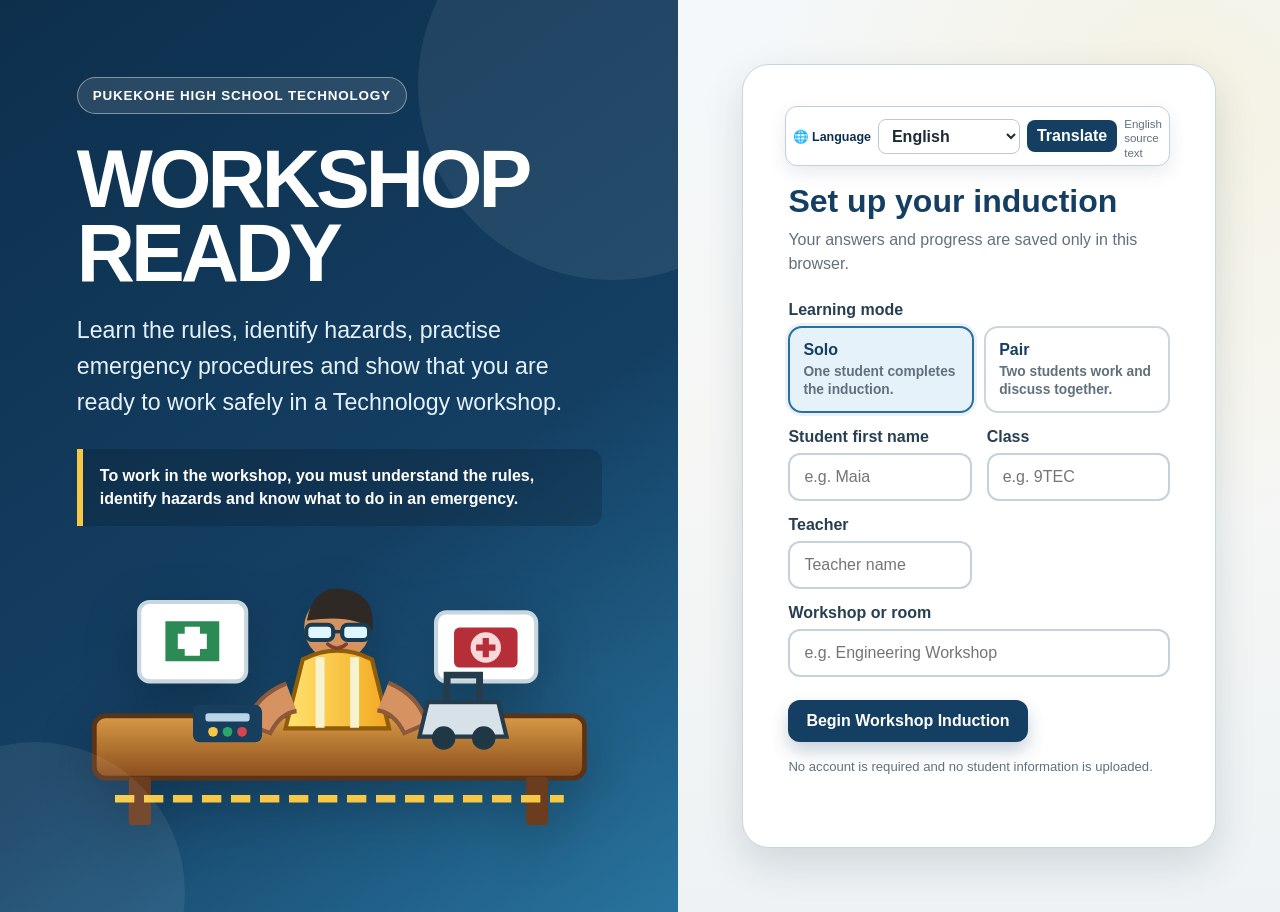
<file: 9hands.html>
<!DOCTYPE html>
<html lang="en-NZ">
<head>
<meta charset="UTF-8">
<meta name="viewport" content="width=device-width, initial-scale=1.0">
<meta name="color-scheme" content="light">
<title>Workshop Ready - Technology Safety Induction (No Repeats)</title>
<style>
:root{
  --navy:#143f63;
  --navy2:#0d2f4c;
  --blue:#2a6f9e;
  --sky:#e6f2fa;
  --yellow:#f6c845;
  --yellow2:#fff3bd;
  --green:#2d7a4b;
  --green2:#e4f3e7;
  --amber:#a85c08;
  --amber2:#fff0d5;
  --red:#a82d36;
  --red2:#fbe1e3;
  --purple:#6750a4;
  --purple2:#ece7f8;
  --ink:#1f2933;
  --muted:#61707d;
  --line:#cbd6de;
  --paper:#f6f7f5;
  --card:#ffffff;
  --shadow:0 16px 42px rgba(17,49,73,.14);
  --radius:18px;
  --focus:#0067c7;
}
*{box-sizing:border-box}
html{scroll-behavior:smooth}
body{
  margin:0;
  min-height:100vh;
  overflow-x:hidden;
  font-family:Segoe UI,Arial,sans-serif;
  color:var(--ink);
  background:
    radial-gradient(circle at 10% 10%,rgba(42,111,158,.10),transparent 26rem),
    radial-gradient(circle at 92% 10%,rgba(246,200,69,.13),transparent 27rem),
    linear-gradient(180deg,#f4f8fb 0%,var(--paper) 46%,#eef2f4 100%);
}
button,input,select,textarea{font:inherit}
button{cursor:pointer}
button:disabled{cursor:not-allowed;opacity:.52}
:focus-visible{outline:4px solid rgba(0,103,199,.32);outline-offset:3px}
.hidden{display:none!important}
.sr-only{position:absolute;width:1px;height:1px;padding:0;margin:-1px;overflow:hidden;clip:rect(0,0,0,0);white-space:nowrap;border:0}
.screen{display:none;min-height:100vh}
.screen.active{display:block}

/* Start */
.start-shell{min-height:100vh;display:grid;grid-template-columns:minmax(0,1.06fr) minmax(380px,.94fr)}
.start-hero{padding:clamp(34px,6vw,86px);background:linear-gradient(145deg,var(--navy2),var(--navy) 58%,#28749e);color:white;position:relative;overflow:hidden}
.start-hero:before,.start-hero:after{content:"";position:absolute;border-radius:50%;background:rgba(255,255,255,.07)}
.start-hero:before{width:390px;height:390px;right:-130px;top:-110px}
.start-hero:after{width:300px;height:300px;left:-115px;bottom:-130px}
.brand-chip{display:inline-flex;align-items:center;gap:9px;border:1px solid rgba(255,255,255,.42);background:rgba(255,255,255,.11);border-radius:999px;padding:10px 15px;font-size:.84rem;font-weight:900;letter-spacing:.06em;text-transform:uppercase}
.hero-title{font-size:clamp(2.8rem,6.3vw,5.7rem);line-height:.92;letter-spacing:-.05em;margin:28px 0 18px;max-width:820px}
.hero-sub{font-size:clamp(1.08rem,2vw,1.45rem);line-height:1.55;color:#e5f2fb;max-width:730px}
.hero-note{margin:28px 0 0;padding:15px 17px;background:rgba(0,0,0,.16);border-left:6px solid var(--yellow);border-radius:0 13px 13px 0;font-weight:800;max-width:730px;line-height:1.45}
.hero-art{margin-top:38px;max-width:760px;filter:drop-shadow(0 18px 26px rgba(0,0,0,.24))}
.hero-art svg{width:100%;height:auto;display:block}
.start-form-wrap{display:flex;align-items:center;justify-content:center;padding:clamp(28px,5vw,68px)}
.start-card{width:min(640px,100%);background:var(--card);border:1px solid var(--line);border-radius:27px;box-shadow:var(--shadow);padding:clamp(25px,4vw,45px)}
.start-card h2{margin:0 0 8px;color:var(--navy);font-size:2rem}
.start-card>p{margin:0 0 25px;color:var(--muted);line-height:1.5}
.form-grid{display:grid;grid-template-columns:1fr 1fr;gap:15px}
.field{display:flex;flex-direction:column;gap:7px}
.field.full{grid-column:1/-1}
.field label{font-weight:850;color:#273f52}
.field input,.field select,.field textarea{width:100%;border:2px solid #c5d2dc;border-radius:12px;padding:13px 14px;background:#fff;color:var(--ink)}
.field input:focus,.field select:focus,.field textarea:focus{border-color:var(--blue)}
.mode-row{display:grid;grid-template-columns:1fr 1fr;gap:10px}
.mode-choice{position:relative}
.mode-choice input{position:absolute;opacity:0}
.mode-choice label{display:block;border:2px solid var(--line);border-radius:14px;padding:13px;cursor:pointer;height:100%}
.mode-choice input:checked+label{border-color:var(--blue);background:var(--sky);box-shadow:0 0 0 3px rgba(42,111,158,.09)}
.mode-choice strong{display:block;color:var(--navy);margin-bottom:3px}
.mode-choice span{font-size:.86rem;color:var(--muted)}
.start-actions{display:flex;gap:11px;flex-wrap:wrap;margin-top:23px;align-items:center}
.resume-card{margin-top:18px;border:1px solid #9fc4d9;background:#edf8ff;padding:14px 16px;border-radius:14px}
.resume-card strong{display:block;color:var(--navy);margin-bottom:4px}
.privacy{font-size:.82rem!important;margin-top:15px!important;color:var(--muted)!important}

/* Buttons */
.primary-btn,.secondary-btn,.ghost-btn,.danger-btn,.warning-btn{border:0;border-radius:12px;padding:12px 18px;font-weight:900;transition:transform .15s ease,box-shadow .15s ease,background .15s ease}
.primary-btn{background:var(--navy);color:white;box-shadow:0 9px 18px rgba(20,63,99,.24)}
.primary-btn:hover{transform:translateY(-1px);background:#0e3555}
.secondary-btn{background:#e8f0f5;color:var(--navy2);border:1px solid #bfd0dc}
.secondary-btn:hover{background:#dae8f1}
.ghost-btn{background:transparent;color:var(--navy);border:1px solid #b7cad7}
.danger-btn{background:var(--red);color:white}
.warning-btn{background:var(--yellow);color:#302400}
.small-btn{padding:8px 11px;border-radius:9px;font-size:.87rem}
.icon-btn{border:0;border-radius:11px;background:#edf3f7;color:var(--navy);padding:9px 11px;font-weight:900}

/* App shell */
.app-shell{min-height:100vh;display:grid;grid-template-columns:286px 1fr}
.sidebar{background:linear-gradient(180deg,var(--navy2),#102b43);color:white;padding:19px 15px;position:sticky;top:0;height:100vh;overflow:auto;z-index:20}
.sidebar-brand{padding:8px 10px 17px;border-bottom:1px solid rgba(255,255,255,.15)}
.sidebar-brand .eyebrow{font-size:.72rem;letter-spacing:.09em;text-transform:uppercase;color:#b9d5e6;font-weight:900}
.sidebar-brand .name{font-size:1.42rem;font-weight:950;line-height:1.08;margin-top:5px}
.student-mini{margin:15px 0;padding:13px;background:rgba(255,255,255,.075);border:1px solid rgba(255,255,255,.16);border-radius:14px}
.student-mini strong{display:block;font-size:1.04rem}
.student-mini span{display:block;color:#c8dce9;font-size:.83rem;margin-top:3px;white-space:nowrap;overflow:hidden;text-overflow:ellipsis}
.nav-label{font-size:.71rem;letter-spacing:.09em;text-transform:uppercase;color:#9dbdd0;font-weight:900;margin:18px 10px 7px}
.nav-btn{width:100%;display:flex;align-items:center;gap:10px;border:0;background:transparent;color:#edf7fd;border-radius:11px;padding:10px 11px;text-align:left;font-weight:780;margin:3px 0}
.nav-btn:hover,.nav-btn.active{background:rgba(255,255,255,.13)}
.nav-btn.locked{opacity:.48}
.nav-btn .nicon{width:26px;text-align:center;font-size:1.08rem}
.nav-btn .ntext{min-width:0;white-space:nowrap;overflow:hidden;text-overflow:ellipsis}
.nav-btn .status{margin-left:auto;border-radius:999px;padding:3px 7px;font-size:.71rem;background:rgba(255,255,255,.16)}
.sidebar-tools{display:grid;grid-template-columns:1fr 1fr;gap:8px;margin-top:18px;padding-top:14px;border-top:1px solid rgba(255,255,255,.14)}
.sidebar-tools button{border:0;background:rgba(255,255,255,.10);color:white;border-radius:10px;padding:9px 7px;font-weight:850}
.main-shell{min-width:0}
.topbar{height:78px;background:rgba(255,255,255,.93);backdrop-filter:blur(10px);border-bottom:1px solid var(--line);display:flex;align-items:center;justify-content:space-between;padding:0 24px;position:sticky;top:0;z-index:15}
.top-left{display:flex;align-items:center;gap:14px;min-width:0}
.mobile-menu{display:none}
.page-title{min-width:0}
.page-title h1{font-size:1.37rem;margin:0;color:var(--navy2);white-space:nowrap;overflow:hidden;text-overflow:ellipsis}
.page-title p{font-size:.82rem;margin:3px 0 0;color:var(--muted);white-space:nowrap;overflow:hidden;text-overflow:ellipsis}
.top-stats{display:flex;align-items:center;gap:9px}
.stat-chip{display:flex;align-items:center;gap:7px;background:#edf4f8;border:1px solid #d1dfe8;border-radius:999px;padding:7px 11px;font-weight:850;font-size:.84rem;color:var(--navy2)}
.top-actions{display:flex;gap:7px}
.content{padding:clamp(18px,3vw,38px);max-width:1380px;margin:0 auto}
.progress-strip{height:8px;background:#dde6ec;border-radius:999px;overflow:hidden;margin-bottom:22px}
.progress-strip>div{height:100%;width:0;background:linear-gradient(90deg,var(--yellow),#f0a52b,var(--green));transition:width .35s ease}

/* Cards */
.card{background:var(--card);border:1px solid var(--line);border-radius:var(--radius);box-shadow:0 10px 28px rgba(22,52,74,.08);padding:clamp(19px,3vw,30px)}
.card+.card{margin-top:18px}
.hero-card{position:relative;overflow:hidden;background:linear-gradient(135deg,#fff,#f5fbff)}
.hero-card:after{content:"";position:absolute;width:220px;height:220px;border-radius:50%;right:-80px;top:-100px;background:rgba(246,200,69,.18)}
.eyebrow{font-size:.75rem;text-transform:uppercase;letter-spacing:.08em;font-weight:950;color:var(--blue)}
.hero-card h2{font-size:clamp(1.8rem,3vw,2.7rem);margin:7px 0 9px;color:var(--navy2);max-width:850px}
.hero-card p{margin:0;color:var(--muted);line-height:1.55;max-width:900px}
.tip-grid{display:grid;grid-template-columns:repeat(3,1fr);gap:12px;margin-top:20px}
.tip{border:1px solid #cfdae1;background:#fff;border-radius:14px;padding:14px;position:relative;z-index:1}
.tip strong{display:block;color:var(--navy);margin-bottom:5px}
.tip span{font-size:.9rem;color:var(--muted);line-height:1.4}
.callout{border-left:6px solid var(--yellow);background:var(--yellow2);border-radius:0 13px 13px 0;padding:14px 16px;line-height:1.45;margin-top:17px}
.callout.danger{border-color:var(--red);background:var(--red2)}
.callout.safe{border-color:var(--green);background:var(--green2)}

/* Quiz */
.quiz-layout{display:grid;grid-template-columns:minmax(0,1fr) 290px;gap:18px;align-items:start}
.question-card{min-height:430px}
.question-top{display:flex;justify-content:space-between;gap:15px;align-items:flex-start;margin-bottom:14px}
.skill-tag{display:inline-flex;align-items:center;gap:7px;background:var(--sky);color:var(--navy);border:1px solid #b9d4e5;border-radius:999px;padding:6px 10px;font-size:.78rem;font-weight:900}
.q-count{font-size:.84rem;font-weight:850;color:var(--muted)}
.scenario{border:1px solid #c9d6df;background:#f7fafc;border-radius:14px;padding:14px 16px;margin:12px 0 16px;line-height:1.5}
.question-prompt{font-size:clamp(1.25rem,2vw,1.62rem);line-height:1.35;margin:12px 0 18px;color:var(--navy2);font-weight:900}
.answers{display:grid;gap:10px}
.answer-btn{width:100%;border:2px solid #ced9e1;background:#fff;border-radius:13px;padding:14px 15px;text-align:left;font-weight:770;color:var(--ink);transition:border-color .15s,background .15s,transform .15s}
.answer-btn:hover{border-color:var(--blue);background:#f0f8fd;transform:translateY(-1px)}
.answer-btn.selected{border-color:var(--blue);background:var(--sky)}
.answer-btn.correct{border-color:var(--green);background:var(--green2)}
.answer-btn.wrong{border-color:var(--red);background:var(--red2)}
.multi-row{display:flex;gap:10px;align-items:flex-start;border:2px solid #ced9e1;border-radius:13px;padding:12px 14px;background:#fff}
.multi-row input{width:22px;height:22px;margin-top:1px;accent-color:var(--blue)}
.submit-row{display:flex;gap:10px;align-items:center;margin-top:16px;flex-wrap:wrap}
.hint-btn{border:0;background:var(--yellow2);color:#5c4600;border-radius:11px;padding:10px 13px;font-weight:900}
.feedback{margin-top:17px;border-radius:14px;padding:14px 16px;display:none;line-height:1.48}
.feedback.show{display:block}
.feedback.good{background:var(--green2);border:1px solid #99c8a8;color:#194c2b}
.feedback.bad{background:var(--red2);border:1px solid #e0a5aa;color:#6f1822}
.feedback.hint{background:var(--yellow2);border:1px solid #dec769;color:#5c4600}
.side-panel{display:grid;gap:14px}
.meter-card{background:#fff;border:1px solid var(--line);border-radius:16px;padding:16px}
.meter-card h3{font-size:1rem;margin:0 0 11px;color:var(--navy)}
.meter{height:11px;background:#e1e8ed;border-radius:999px;overflow:hidden}
.meter>div{height:100%;background:linear-gradient(90deg,var(--blue),var(--green));width:0;transition:width .3s ease}
.meter-copy{display:flex;justify-content:space-between;font-size:.78rem;color:var(--muted);margin-top:7px}
.badge-preview{display:flex;gap:11px;align-items:center}
.badge-circle{width:54px;height:54px;border-radius:50%;display:grid;place-items:center;background:linear-gradient(145deg,var(--yellow),#e99b24);font-size:1.7rem;box-shadow:0 7px 15px rgba(184,120,19,.2)}
.badge-preview strong{display:block;color:var(--navy2)}
.badge-preview span{font-size:.83rem;color:var(--muted)}
.rule-card{font-size:.87rem;color:var(--muted);line-height:1.45}
.rule-card strong{color:var(--navy2)}

/* Mission completion */
.complete-card{text-align:center;padding:35px 25px;background:linear-gradient(145deg,#fff,#edf8f0)}
.complete-badge{width:112px;height:112px;margin:0 auto 17px;border-radius:50%;display:grid;place-items:center;font-size:3.5rem;background:linear-gradient(145deg,var(--yellow),#f0a52b);box-shadow:0 15px 30px rgba(188,125,22,.25)}
.complete-card h2{font-size:2rem;margin:0 0 8px;color:var(--navy2)}
.complete-card p{color:var(--muted);max-width:680px;margin:0 auto 20px;line-height:1.5}
.complete-actions{display:flex;justify-content:center;gap:10px;flex-wrap:wrap}

/* Map */
.map-shell{display:grid;grid-template-columns:250px minmax(0,1fr);gap:17px}
.map-shell>*{min-width:0}
.map-tools{background:#f8fafb;border:1px solid var(--line);border-radius:16px;padding:14px;align-self:start}
.map-tools h3{margin:0 0 10px;color:var(--navy)}
.tool-grid{display:grid;grid-template-columns:1fr 1fr;gap:8px}
.map-tool{border:2px solid #d0dae1;background:#fff;border-radius:11px;padding:9px 7px;min-height:66px;font-size:.79rem;font-weight:850;color:var(--navy2)}
.map-tool span{display:block;font-size:1.45rem;margin-bottom:3px}
.map-tool.active{border-color:var(--blue);background:var(--sky)}
.map-board-wrap{border:1px solid var(--line);border-radius:16px;background:#eef3f5;padding:10px;overflow:auto;max-width:100%}
#mapBoard{display:block;width:100%;min-width:670px;height:auto;background:white;border-radius:10px;touch-action:none}
.map-checks{display:grid;grid-template-columns:repeat(3,1fr);gap:8px;margin-top:15px}
.map-check{border:1px solid #d2dce3;border-radius:10px;padding:9px;background:#fff;font-size:.82rem;font-weight:780}
.map-check.done{border-color:#8fc29e;background:var(--green2);color:#245e38}
.map-key{display:flex;gap:8px;flex-wrap:wrap;margin-top:11px}
.key-chip{font-size:.78rem;border:1px solid #cdd9e1;background:#fff;border-radius:999px;padding:6px 9px}
.map-note{font-size:.86rem;color:var(--muted);margin-top:12px;line-height:1.45}
.map-item{cursor:grab;outline:none}
.map-item.dragging{cursor:grabbing}
.map-item:focus-visible .map-focus-ring{stroke:var(--focus);stroke-width:5;stroke-dasharray:8 5}
.map-selection-bar{display:flex;align-items:center;justify-content:space-between;gap:10px;flex-wrap:wrap;margin-top:10px;padding:10px 12px;border:1px solid #c9d7df;background:#fff;border-radius:12px;min-height:52px}
.map-selection-copy{display:flex;align-items:center;gap:9px;min-width:0;color:var(--navy2)}
.map-selection-copy strong{white-space:nowrap}
.map-selection-copy span{font-size:.82rem;color:var(--muted)}
.map-selection-actions{display:flex;gap:7px;flex-wrap:wrap}
.map-selection-actions button:disabled{opacity:.42}
.map-check{display:flex;align-items:center;justify-content:space-between;gap:7px}
.map-check small{font-size:.67rem;color:var(--muted);text-transform:uppercase;letter-spacing:.04em}
.map-check.done small{color:#356e47}
.map-completion-banner{display:none;margin:0 0 15px;border-radius:14px;padding:14px 16px;border:1px solid #acd0b6;background:var(--green2);color:#245e38}
.map-completion-banner.show{display:flex;align-items:center;justify-content:space-between;gap:12px;flex-wrap:wrap}
.map-completion-banner.warning{border-color:#e3c473;background:var(--yellow2);color:#5a4300}
.map-completion-banner strong{display:block;margin-bottom:3px}
.map-complete-panel{text-align:center;padding:18px 8px}
.map-complete-panel .map-complete-icon{font-size:3.25rem;margin-bottom:7px}
.map-complete-panel h3{font-size:1.55rem;color:var(--navy2);margin:0 0 8px}
.map-complete-panel p{color:var(--muted);line-height:1.5;max-width:650px;margin:0 auto 16px}
.map-missing-list{display:flex;gap:7px;flex-wrap:wrap;justify-content:center;margin:13px 0}
.map-missing-list span{font-size:.78rem;border:1px solid #d8c170;background:#fff8da;border-radius:999px;padding:6px 9px;color:#5a4300;font-weight:800}

/* Hazard scene */
.hazard-layout{display:grid;grid-template-columns:minmax(0,1fr) 300px;gap:18px}
.hazard-layout>*{min-width:0}
.hazard-board{border:1px solid var(--line);background:#edf3f5;border-radius:17px;padding:10px;overflow:auto}
#hazardScene{width:100%;min-width:720px;height:auto;display:block;background:#faf7ed;border-radius:11px}
.hazard-item{cursor:pointer;transition:filter .15s,opacity .15s}
.hazard-item:hover{filter:drop-shadow(0 0 6px rgba(168,45,54,.8))}
.hazard-item.found{opacity:.35;pointer-events:none}
.hazard-item.found .haz-outline{stroke:var(--green)!important;stroke-width:5!important}
.hazard-panel{background:#fff;border:1px solid var(--line);border-radius:16px;padding:17px;align-self:start;position:sticky;top:96px}
.hazard-panel h3{margin:0 0 9px;color:var(--navy)}
.hazard-count{font-weight:950;font-size:1.4rem;color:var(--red)}
.hazard-details{border-top:1px solid var(--line);margin-top:12px;padding-top:12px;min-height:150px}
.hazard-details h4{margin:0 0 6px;color:var(--red)}
.hazard-details p{font-size:.88rem;line-height:1.48;color:var(--muted)}

/* Acknowledgement */
.ack-list{display:grid;gap:10px;margin:17px 0}
.ack-row{display:flex;gap:11px;align-items:flex-start;border:1px solid #d0dae1;border-radius:12px;padding:12px 14px;background:#fff}
.ack-row input{width:22px;height:22px;margin-top:1px;accent-color:var(--green)}
.ack-row label{line-height:1.4;font-weight:740}

/* Dashboard */
.dashboard-grid{display:grid;grid-template-columns:repeat(3,1fr);gap:15px}
.dashboard-card{background:#fff;border:1px solid var(--line);border-radius:16px;padding:17px}
.dashboard-card .big{font-size:2rem;font-weight:950;color:var(--navy)}
.dashboard-card .label{font-size:.85rem;color:var(--muted);margin-top:4px}
.badges-grid{display:grid;grid-template-columns:repeat(5,1fr);gap:12px;margin-top:18px}
.badge-tile{border:1px solid var(--line);background:#fff;border-radius:15px;padding:13px;text-align:center;opacity:.48}
.badge-tile.earned{opacity:1;border-color:#dfb83e;background:#fff9dd}
.badge-tile .emoji{font-size:2rem}
.badge-tile strong{display:block;font-size:.82rem;margin-top:6px;color:var(--navy2)}

/* Modals */
.modal-backdrop{position:fixed;inset:0;background:rgba(7,22,34,.64);display:none;align-items:center;justify-content:center;padding:18px;z-index:100}
.modal-backdrop.open{display:flex}
.modal{width:min(760px,100%);max-height:90vh;overflow:auto;background:#fff;border-radius:22px;box-shadow:0 22px 70px rgba(0,0,0,.32);padding:24px}
.modal-header{display:flex;justify-content:space-between;gap:15px;align-items:flex-start;border-bottom:1px solid var(--line);padding-bottom:13px;margin-bottom:16px}
.modal-header h2{margin:0;color:var(--navy)}
.modal-close{border:0;background:#edf2f5;border-radius:10px;padding:8px 10px;font-weight:900;color:var(--navy)}
.settings-grid{display:grid;grid-template-columns:1fr 1fr;gap:14px}
.toggle-row{display:flex;align-items:center;justify-content:space-between;gap:14px;border:1px solid var(--line);border-radius:12px;padding:11px 13px}
.toggle-row label{font-weight:780}
.toggle-row input{width:22px;height:22px;accent-color:var(--blue)}
.modal-actions{display:flex;justify-content:flex-end;gap:10px;flex-wrap:wrap;margin-top:20px}
.help-list{line-height:1.55;color:var(--muted)}
.help-list strong{color:var(--navy2)}

/* Certificate */
.certificate{background:#fff;border:12px double var(--navy);padding:42px;min-height:650px;text-align:center;position:relative;overflow:hidden}
.certificate:before,.certificate:after{content:"";position:absolute;width:170px;height:170px;border-radius:50%;background:rgba(246,200,69,.18)}
.certificate:before{left:-65px;top:-65px}.certificate:after{right:-65px;bottom:-65px}
.cert-mark{font-size:4rem}
.certificate h1{font-size:2.7rem;margin:6px 0;color:var(--navy2);letter-spacing:.02em}
.certificate .cert-sub{font-size:1.15rem;color:var(--muted)}
.cert-name{font-size:2.25rem;font-weight:950;color:var(--blue);margin:28px 0 12px;border-bottom:2px solid #9db2c0;display:inline-block;padding:0 35px 7px}
.cert-copy{font-size:1.08rem;line-height:1.65;max-width:860px;margin:0 auto;color:#33414b}
.cert-grid{display:grid;grid-template-columns:1fr 1fr;gap:35px;margin:36px auto 0;max-width:820px}
.signature-line{border-top:1px solid #55636d;padding-top:8px;color:var(--muted)}
.cert-disclaimer{font-size:.78rem;color:var(--muted);margin-top:28px}


/* Automatic page translation */
.language-picker{display:flex;align-items:center;gap:7px;border:1px solid #bfd0dc;background:#fff;border-radius:12px;padding:5px 7px;box-shadow:0 7px 18px rgba(20,63,99,.10)}
.language-picker.compact{box-shadow:none;background:#edf3f7;padding:4px 6px}
.language-picker label{font-size:.78rem;font-weight:900;color:var(--navy2);white-space:nowrap}
.language-picker select{min-width:142px;border:1px solid #b9c9d4;border-radius:8px;background:#fff;color:var(--ink);padding:7px 9px;font-weight:800}
.language-picker button{border:0;border-radius:8px;background:var(--navy);color:#fff;padding:7px 10px;font-weight:900;white-space:nowrap}
.language-picker button:disabled{opacity:.55}
.language-status{font-size:.72rem;color:var(--muted);line-height:1.25;margin-top:5px;min-height:1em}
.start-language-row{display:flex;justify-content:flex-end;margin:-4px 0 17px}
.translation-progress{position:fixed;right:20px;bottom:76px;z-index:149;background:#fff;border:1px solid #b9cad5;border-radius:12px;padding:10px 13px;box-shadow:0 10px 30px rgba(0,0,0,.18);font-size:.84rem;font-weight:850;color:var(--navy2);display:none;max-width:min(360px,calc(100vw - 40px))}
.translation-progress.show{display:block}
body.translating{cursor:progress}
@media(max-width:760px){
  .language-picker.compact label{display:none}
  .language-picker.compact select{min-width:112px;max-width:128px}
  .language-picker.compact button{padding:7px 8px}
}
@media(max-width:520px){
  .start-language-row{justify-content:stretch}
  .start-language-row .language-picker{width:100%;display:grid;grid-template-columns:auto 1fr auto}
  .start-language-row .language-status{grid-column:1/-1}
  .top-actions .language-picker.compact{position:fixed;right:10px;bottom:10px;z-index:90;box-shadow:0 8px 24px rgba(0,0,0,.18)}
}

/* Toast */
.toast{position:fixed;right:20px;bottom:20px;z-index:150;background:#18384f;color:white;border-radius:12px;padding:12px 16px;box-shadow:0 10px 30px rgba(0,0,0,.25);transform:translateY(120px);opacity:0;transition:.25s ease;max-width:360px}
.toast.show{transform:translateY(0);opacity:1}

/* Print */
.print-only{display:none}
@media print{
  body{background:white}
  .sidebar,.topbar,.progress-strip,.no-print,.toast,.modal-backdrop{display:none!important}
  .app-shell{display:block}
  .content{padding:0;max-width:none}
  .card{box-shadow:none;border:0;padding:0}
  .certificate{display:block!important;border:12px double #143f63;min-height:0;height:185mm;padding:26mm 24mm;page-break-inside:avoid}
  .print-only{display:block}
  @page{size:A4 landscape;margin:10mm}
}

/* Responsive */
@media(max-width:1050px){
  .quiz-layout,.hazard-layout{grid-template-columns:1fr}
  .side-panel{grid-template-columns:repeat(3,1fr)}
  .hazard-panel{position:static}
  .tip-grid{grid-template-columns:1fr 1fr}
  .badges-grid{grid-template-columns:repeat(4,1fr)}
}
@media(max-width:860px){
  .start-shell{grid-template-columns:1fr}
  .start-hero{min-height:auto}
  .hero-art{max-width:600px}
  .app-shell{grid-template-columns:1fr}
  .sidebar{position:fixed;left:-300px;top:0;width:286px;transition:left .22s ease;box-shadow:10px 0 30px rgba(0,0,0,.25)}
  .sidebar.open{left:0}
  .mobile-menu{display:inline-flex}
  .top-stats .stat-chip:nth-child(2){display:none}
  .map-shell{grid-template-columns:1fr}
  .map-tools{position:static}
  .tool-grid{grid-template-columns:repeat(4,1fr)}
  .dashboard-grid{grid-template-columns:1fr 1fr}
  .badges-grid{grid-template-columns:repeat(3,1fr)}
}
@media(max-width:620px){
  .form-grid,.settings-grid{grid-template-columns:1fr}
  .field.full{grid-column:auto}
  .mode-row{grid-template-columns:1fr}
  .topbar{padding:0 12px;height:70px}
  .content{padding:14px}
  .top-stats{display:none}
  .top-actions .icon-btn:nth-child(2){display:none}
  .tip-grid,.side-panel,.dashboard-grid{grid-template-columns:1fr}
  .tool-grid{grid-template-columns:repeat(3,1fr)}
  .map-checks{grid-template-columns:1fr 1fr}
  .badges-grid{grid-template-columns:repeat(2,1fr)}
  .certificate{padding:25px;border-width:8px}
  .certificate h1{font-size:2rem}
  .cert-grid{grid-template-columns:1fr;gap:25px}
}
@media(prefers-reduced-motion:reduce){*,*:before,*:after{animation:none!important;transition:none!important;scroll-behavior:auto!important}}
body.reduce-motion *,body.reduce-motion *:before,body.reduce-motion *:after{animation:none!important;transition:none!important;scroll-behavior:auto!important}
</style>
</head>
<body>
<!-- Workshop Ready quality-checked build: rotatable map furniture and navigation fix, 2026-07-20 -->
<div id="liveRegion" class="sr-only" aria-live="polite"></div>

<section id="startScreen" class="screen active">
  <div class="start-shell">
    <div class="start-hero">
      <div class="brand-chip">Pukekohe High School Technology</div>
      <h1 class="hero-title">WORKSHOP<br>READY</h1>
      <p class="hero-sub">Learn the rules, identify hazards, practise emergency procedures and show that you are ready to work safely in a Technology workshop.</p>
      <div class="hero-note">To work in the workshop, you must understand the rules, identify hazards and know what to do in an emergency.</div>
      <div class="hero-art" aria-hidden="true">
        <svg viewBox="0 0 760 390" role="img">
          <defs>
            <linearGradient id="benchG" x1="0" x2="0" y1="0" y2="1"><stop stop-color="#d79a45"/><stop offset="1" stop-color="#8a4d1d"/></linearGradient>
            <linearGradient id="vestG" x1="0" x2="1"><stop stop-color="#ffe36e"/><stop offset="1" stop-color="#f3a821"/></linearGradient>
          </defs>
          <rect x="25" y="220" width="710" height="90" rx="16" fill="url(#benchG)" stroke="#5b3418" stroke-width="7"/>
          <rect x="75" y="308" width="32" height="70" rx="5" fill="#6c3c1e"/><rect x="650" y="308" width="32" height="70" rx="5" fill="#6c3c1e"/>
          <rect x="90" y="55" width="155" height="115" rx="15" fill="#fff" stroke="#c8d7df" stroke-width="6"/>
          <path d="M128 83h78v58h-78z" fill="#2c8b55"/><path d="M156 91h22v42h-22zM146 101h42v22h-42z" fill="#fff"/>
          <rect x="520" y="70" width="145" height="100" rx="15" fill="#fff" stroke="#c8d7df" stroke-width="6"/>
          <rect x="546" y="92" width="92" height="58" rx="8" fill="#b62e38"/><circle cx="592" cy="121" r="22" fill="#f9d8d9"/><path d="M578 121h28M592 107v28" stroke="#b62e38" stroke-width="9"/>
          <g transform="translate(272 20)">
            <circle cx="105" cy="72" r="48" fill="#d79262"/>
            <path d="M61 62q10-57 61-44 39 10 34 58-27-24-95-14" fill="#2f2925"/>
            <rect x="60" y="68" width="39" height="22" rx="8" fill="#dff5ff" stroke="#183c52" stroke-width="6"/><rect x="112" y="68" width="39" height="22" rx="8" fill="#dff5ff" stroke="#183c52" stroke-width="6"/><path d="M99 78h13" stroke="#183c52" stroke-width="5"/>
            <path d="M55 118q50-25 100 0l25 100H30z" fill="url(#vestG)" stroke="#8f5d0a" stroke-width="6"/>
            <path d="M80 115v102M130 115v102" stroke="#f7f2d0" stroke-width="13"/>
            <path d="M31 153q-45 18-57 59l34 13q14-29 38-32M179 152q43 18 56 59l-33 14q-15-30-39-33" fill="#d79262" stroke="#8d593c" stroke-width="6"/>
            <path d="M91 96q13 12 27 0" fill="none" stroke="#7d4032" stroke-width="5" stroke-linecap="round"/>
          </g>
          <g transform="translate(168 204)"><rect width="100" height="54" rx="10" fill="#173e5d"/><rect x="18" y="12" width="64" height="12" rx="4" fill="#b9d6e7"/><circle cx="29" cy="39" r="7" fill="#f6c845"/><circle cx="50" cy="39" r="7" fill="#2ca66a"/><circle cx="71" cy="39" r="7" fill="#d7454e"/></g>
          <g transform="translate(486 190)"><path d="M10 60h126l-12-50H22z" fill="#d6e2e8" stroke="#243c4b" stroke-width="6"/><circle cx="45" cy="62" r="17" fill="#203746"/><circle cx="103" cy="62" r="17" fill="#203746"/><path d="M50 9v-38h47V9" fill="none" stroke="#243c4b" stroke-width="10"/></g>
          <path d="M55 340h650" stroke="#f6c845" stroke-width="11" stroke-dasharray="28 14"/>
        </svg>
      </div>
    </div>
    <div class="start-form-wrap">
      <div class="start-card">
        <div class="start-language-row" data-no-translate>
          <div class="language-picker">
            <label for="pageLanguageStart">🌐 Language</label>
            <select id="pageLanguageStart" class="page-language" aria-label="Choose page language">
              <option value="en">English</option>
              <option value="ja">日本語</option>
              <option value="zh">简体中文</option>
              <option value="zh-Hant">繁體中文</option>
            </select>
            <button type="button" class="apply-language">Translate</button>
            <div class="language-status" aria-live="polite"></div>
          </div>
        </div>
        <h2>Set up your induction</h2>
        <p>Your answers and progress are saved only in this browser.</p>
        <div class="form-grid">
          <div class="field full">
            <label>Learning mode</label>
            <div class="mode-row">
              <div class="mode-choice"><input type="radio" id="soloMode" name="mode" value="solo" checked><label for="soloMode"><strong>Solo</strong><span>One student completes the induction.</span></label></div>
              <div class="mode-choice"><input type="radio" id="pairMode" name="mode" value="pair"><label for="pairMode"><strong>Pair</strong><span>Two students work and discuss together.</span></label></div>
            </div>
          </div>
          <div class="field"><label for="student1">Student first name</label><input id="student1" autocomplete="given-name" placeholder="e.g. Maia"></div>
          <div class="field hidden" id="student2Field"><label for="student2">Second student first name</label><input id="student2" placeholder="e.g. Wiremu"></div>
          <div class="field"><label for="className">Class</label><input id="className" placeholder="e.g. 9TEC"></div>
          <div class="field"><label for="teacherName">Teacher</label><input id="teacherName" placeholder="Teacher name"></div>
          <div class="field full"><label for="workshopNameStart">Workshop or room</label><input id="workshopNameStart" placeholder="e.g. Engineering Workshop"></div>
        </div>
        <div class="start-actions">
          <button class="primary-btn" id="startBtn">Begin Workshop Induction</button>
          <button class="secondary-btn hidden" id="resumeBtn">Resume saved session</button>
        </div>
        <div class="resume-card hidden" id="resumeInfo"><strong>Saved session found</strong><span id="resumeText"></span></div>
        <p class="privacy">No account is required and no student information is uploaded.</p>
      </div>
    </div>
  </div>
</section>

<section id="appScreen" class="screen">
  <div class="app-shell">
    <aside class="sidebar" id="sidebar">
      <div class="sidebar-brand"><div class="eyebrow">Technology induction</div><div class="name">Workshop Ready</div></div>
      <div class="student-mini"><strong id="sideStudent">Student</strong><span id="sideDetails">Class - Workshop</span></div>
      <div class="nav-label">Missions</div>
      <nav id="missionNav" aria-label="Workshop safety missions"></nav>
      <div class="nav-label">Tools</div>
      <button class="nav-btn" data-view="quick"><span class="nicon">⚡</span><span class="ntext">Quick Check</span><span class="status" id="quickStatus">Best 0</span></button>
      <button class="nav-btn" data-view="dashboard"><span class="nicon">📊</span><span class="ntext">Safety Locker</span></button>
      <button class="nav-btn" data-view="certificate"><span class="nicon">🏅</span><span class="ntext">Certificate</span></button>
      <div class="sidebar-tools">
        <button id="sideHelp">Help</button><button id="sideSettings">Settings</button>
      </div>
    </aside>
    <main class="main-shell">
      <header class="topbar">
        <div class="top-left">
          <button class="icon-btn mobile-menu" id="menuBtn" aria-label="Open menu">☰</button>
          <div class="page-title"><h1 id="pageTitle">Mission 1</h1><p id="pageSubtitle">Workshop safety induction</p></div>
        </div>
        <div class="top-stats">
          <div class="stat-chip">⭐ <span id="xpStat">0 XP</span></div>
          <div class="stat-chip">🔥 <span id="streakStat">0 streak</span></div>
          <div class="stat-chip">🏅 <span id="badgeStat">0/10</span></div>
        </div>
        <div class="top-actions">
          <div class="language-picker compact" data-no-translate>
            <label for="pageLanguageApp">🌐 Language</label>
            <select id="pageLanguageApp" class="page-language" aria-label="Choose page language">
              <option value="en">English</option>
              <option value="ja">日本語</option>
              <option value="zh">简体中文</option>
              <option value="zh-Hant">繁體中文</option>
            </select>
            <button type="button" class="apply-language" aria-label="Apply selected language">Go</button>
          </div>
          <button class="icon-btn" id="soundBtn" title="Toggle sound" aria-label="Toggle sound">🔊</button>
          <button class="icon-btn" id="helpBtn" title="Help" aria-label="Open help">?</button>
          <button class="icon-btn" id="settingsBtn" title="Settings" aria-label="Open settings">⚙</button>
        </div>
      </header>
      <div class="content">
        <div class="progress-strip" aria-label="Overall progress"><div id="overallProgress"></div></div>
        <div id="mainContent"></div>
      </div>
    </main>
  </div>
</section>

<div class="modal-backdrop" id="settingsModal" role="dialog" aria-modal="true" aria-labelledby="settingsTitle">
  <div class="modal">
    <div class="modal-header"><div><h2 id="settingsTitle">Teacher settings</h2><p style="margin:4px 0 0;color:var(--muted)">Add workshop-specific emergency information and adjust the activity.</p></div><button class="modal-close" data-close="settingsModal">✕</button></div>
    <div class="settings-grid">
      <div class="field"><label for="setQPerMission">Correct answers per mission</label><select id="setQPerMission"><option>3</option><option selected>4</option><option>5</option><option>6</option><option>8</option></select></div>
      <div class="field"><label for="setQuickLength">Quick Check skills</label><select id="setQuickLength"><option>8</option><option selected>12</option><option>15</option><option>20</option></select></div>
      <div class="field"><label for="setStartMission">Starting mission</label><select id="setStartMission"></select></div>
      <div class="field"><label for="setEndMission">Final mission</label><select id="setEndMission"></select></div>
      <div class="field full"><label for="setWorkshop">Workshop name</label><input id="setWorkshop" placeholder="e.g. Engineering Workshop"></div>
      <div class="field full"><label for="setFire">Fire assembly location</label><input id="setFire" placeholder="Leave blank to display: follow the school's current procedure"></div>
      <div class="field full"><label for="setLockdown">Workshop lockdown instructions</label><textarea id="setLockdown" placeholder="Leave blank to tell students to follow the teacher and current school procedure"></textarea></div>
      <div class="field full"><label for="setEarthquake">Earthquake follow-up instructions</label><textarea id="setEarthquake" placeholder="Leave blank to tell students to follow the teacher and current school procedure"></textarea></div>
      <div class="field full"><label for="setExitRoute">Workshop evacuation route</label><input id="setExitRoute" placeholder="e.g. Main west door, then marked path to field"></div>
      <div class="toggle-row"><label for="setLeaveBags">Leave bags behind during evacuation</label><input type="checkbox" id="setLeaveBags" checked></div>
      <div class="toggle-row"><label for="setPairMode">Allow pair mode</label><input type="checkbox" id="setPairMode" checked></div>
      <div class="toggle-row"><label for="setMap">Enable map builder</label><input type="checkbox" id="setMap" checked></div>
      <div class="toggle-row"><label for="setSound">Enable sound</label><input type="checkbox" id="setSound" checked></div>
      <div class="toggle-row"><label for="setMotion">Reduced motion</label><input type="checkbox" id="setMotion"></div>
      <div class="toggle-row"><label for="setAck">Require student acknowledgement</label><input type="checkbox" id="setAck" checked></div>
      <div class="toggle-row"><label for="setCertificate">Enable certificate</label><input type="checkbox" id="setCertificate" checked></div>
    </div>
    <div class="modal-actions">
      <button class="danger-btn" id="resetSessionBtn">Reset student session</button>
      <button class="ghost-btn" id="resetAllBtn">Reset all local data</button>
      <button class="primary-btn" id="saveSettingsBtn">Save settings</button>
    </div>
  </div>
</div>

<div class="modal-backdrop" id="helpModal" role="dialog" aria-modal="true" aria-labelledby="helpTitle">
  <div class="modal">
    <div class="modal-header"><h2 id="helpTitle">How Workshop Ready works</h2><button class="modal-close" data-close="helpModal">✕</button></div>
    <div class="help-list">
      <p><strong>Complete each mission:</strong> answer the required number of safety questions correctly to earn its badge.</p>
      <p><strong>Not yet:</strong> an incorrect answer gives a useful hint and replaces the question with a new version of the same skill. You must then show the skill correctly.</p>
      <p><strong>Workshop map:</strong> place safety locations from your real room, select and drag symbols to move them, and rotate desks, benches, boards, machine areas, bag storage or route arrows with the on-screen buttons or the R key. Complete the three map questions, then show the map to your teacher for confirmation.</p>
      <p><strong>Certificate:</strong> records completion of this learning activity only. It does not authorise use of any machine. Individual training and teacher approval are still required.</p>
      <p><strong>Emergency information:</strong> room-specific details are entered in Teacher Settings. When details are not entered, the app tells students to follow their teacher and the school's current procedure.</p>
    </div>
  </div>
</div>

<div class="translation-progress" id="translationProgress" aria-live="polite" data-no-translate></div>
<div class="toast" id="toast"></div>
<script>
"use strict";
const STORAGE_KEY="workshopReadyStateV2";
const SETTINGS_KEY="workshopReadySettingsV2";


/*
  Automatic translation uses the browser Translator API when available.
  It requires HTTPS, a supporting desktop browser, and a user click to create
  the translator. English remains the source and authoritative safety wording.
*/
const LANGUAGE_KEY="workshopReadyLanguageV1";
const TRANSLATION_CACHE_KEY="workshopReadyTranslationCacheV1";
const LANGUAGE_NAMES={en:"English",ja:"Japanese",zh:"Simplified Chinese","zh-Hant":"Traditional Chinese"};
const TRANSLATABLE_ATTRIBUTES=["placeholder","title","aria-label"];
const TRANSLATION_SKIP_SELECTOR='script,style,noscript,code,pre,textarea,[data-no-translate],.cert-name,#sideStudent,.answer-btn>span';
let selectedLanguage="en";
let pageTranslator=null;
let translatorTarget="";
let translationRun=0;
let translationBusy=false;
let translationQueued=false;
let translationObserver=null;
let translationCache={};
let cacheSaveTimer=null;

function loadTranslationPreferences(){
  try{
    const saved=localStorage.getItem(LANGUAGE_KEY);
    if(saved&&LANGUAGE_NAMES[saved])selectedLanguage=saved;
    const cacheRaw=localStorage.getItem(TRANSLATION_CACHE_KEY);
    if(cacheRaw){
      const parsed=JSON.parse(cacheRaw);
      if(parsed&&typeof parsed==="object"&&!Array.isArray(parsed))translationCache=parsed;
    }
  }catch(err){console.warn("Translation preferences unavailable",err);}
}
function saveSelectedLanguage(){
  try{localStorage.setItem(LANGUAGE_KEY,selectedLanguage);}catch(err){}
}
function queueTranslationCacheSave(){
  clearTimeout(cacheSaveTimer);
  cacheSaveTimer=setTimeout(()=>{
    try{
      const entries=Object.entries(translationCache);
      if(entries.length>700)translationCache=Object.fromEntries(entries.slice(-700));
      localStorage.setItem(TRANSLATION_CACHE_KEY,JSON.stringify(translationCache));
    }catch(err){console.warn("Translation cache could not be saved",err);}
  },500);
}
function syncLanguageControls(language=selectedLanguage){
  $$(".page-language").forEach(select=>{select.value=language;});
}
function setLanguageStatus(message){
  $$(".language-status").forEach(node=>{node.textContent=message||"";});
}
function setTranslationProgress(message,show=true){
  const box=el("translationProgress");
  if(!box)return;
  box.textContent=message||"";
  box.classList.toggle("show",!!show&&!!message);
}
function isPersonalValue(text){
  const value=String(text||"").trim().toLowerCase();
  if(!value)return false;
  const personal=[state?.student?.name1,state?.student?.name2,state?.student?.className,state?.student?.teacher]
    .filter(Boolean).map(item=>String(item).trim().toLowerCase());
  return personal.includes(value);
}
function isTranslatableText(text){
  const clean=String(text||"").trim();
  if(!clean||clean.length>1400||isPersonalValue(clean))return false;
  if(!/[A-Za-z]/.test(clean))return false;
  if(/^(https?:|www\.|[A-Z]\.?$)/.test(clean))return false;
  return true;
}
function elementShouldSkip(element){
  if(!element||element.nodeType!==1)return false;
  return !!element.closest(TRANSLATION_SKIP_SELECTOR);
}
function collectTranslationTargets(root=document.body){
  const targets=[];
  const targetRoot=root&&root.nodeType?root:document.body;
  const walker=document.createTreeWalker(targetRoot,NodeFilter.SHOW_TEXT|NodeFilter.SHOW_ELEMENT);
  let node=walker.currentNode;
  while(node){
    if(node.nodeType===Node.TEXT_NODE){
      const parent=node.parentElement;
      if(parent&&!elementShouldSkip(parent)){
        if(node.__wrOriginalText===undefined)node.__wrOriginalText=node.nodeValue;
        const source=node.__wrOriginalText;
        if(isTranslatableText(source))targets.push({kind:"text",node,source});
      }
    }else if(node.nodeType===Node.ELEMENT_NODE&&!elementShouldSkip(node)){
      if(!node.__wrOriginalAttributes)node.__wrOriginalAttributes={};
      TRANSLATABLE_ATTRIBUTES.forEach(attribute=>{
        if(!node.hasAttribute(attribute))return;
        if(node.__wrOriginalAttributes[attribute]===undefined)node.__wrOriginalAttributes[attribute]=node.getAttribute(attribute);
        const source=node.__wrOriginalAttributes[attribute];
        if(isTranslatableText(source))targets.push({kind:"attribute",node,attribute,source});
      });
    }
    node=walker.nextNode();
  }
  return targets;
}
function restoreEnglish(root=document.body){
  const targetRoot=root&&root.nodeType?root:document.body;
  const walker=document.createTreeWalker(targetRoot,NodeFilter.SHOW_TEXT|NodeFilter.SHOW_ELEMENT);
  let node=walker.currentNode;
  while(node){
    if(node.nodeType===Node.TEXT_NODE&&node.__wrOriginalText!==undefined)node.nodeValue=node.__wrOriginalText;
    if(node.nodeType===Node.ELEMENT_NODE&&node.__wrOriginalAttributes){
      Object.entries(node.__wrOriginalAttributes).forEach(([attribute,value])=>{
        if(value===null)node.removeAttribute(attribute);else node.setAttribute(attribute,value);
      });
    }
    node=walker.nextNode();
  }
}
function splitWhitespace(text){
  const match=String(text).match(/^(\s*)([\s\S]*?)(\s*)$/);
  return {lead:match?.[1]||"",core:match?.[2]||String(text),trail:match?.[3]||""};
}
async function translateSourceText(source,targetLanguage){
  const parts=splitWhitespace(source);
  if(!isTranslatableText(parts.core))return source;
  const key=`${targetLanguage}|${parts.core}`;
  if(translationCache[key])return parts.lead+translationCache[key]+parts.trail;
  const translated=await pageTranslator.translate(parts.core);
  translationCache[key]=translated;
  queueTranslationCacheSave();
  return parts.lead+translated+parts.trail;
}
async function createBrowserTranslator(targetLanguage){
  if(!window.isSecureContext||!("Translator" in self)){
    const reason=!window.isSecureContext?"Automatic translation needs the page to be opened from an HTTPS website.":"This browser does not provide automatic on-device page translation. Try Google Chrome";
    throw new Error(reason);
  }
  if(pageTranslator&&translatorTarget===targetLanguage)return pageTranslator;
  if(pageTranslator&&typeof pageTranslator.destroy==="function"){
    try{pageTranslator.destroy();}catch(err){}
  }
  pageTranslator=null;translatorTarget="";
  const languageName=LANGUAGE_NAMES[targetLanguage]||targetLanguage;
  setTranslationProgress(`Preparing ${languageName} translation…`,true);
  const translator=await self.Translator.create({
    sourceLanguage:"en",
    targetLanguage,
    monitor(monitor){
      monitor.addEventListener("downloadprogress",event=>{
        const percent=Math.round((event.loaded||0)*100);
        setTranslationProgress(`Downloading ${languageName} language support… ${percent}%`,true);
      });
    }
  });
  pageTranslator=translator;translatorTarget=targetLanguage;
  return translator;
}
async function translatePage(root=document.body){
  if(selectedLanguage==="en"||!pageTranslator)return;
  const run=++translationRun;
  translationBusy=true;
  translationQueued=false;
  document.body.classList.add("translating");
  const targets=collectTranslationTargets(root);
  const groups=new Map();
  targets.forEach(target=>{
    if(!groups.has(target.source))groups.set(target.source,[]);
    groups.get(target.source).push(target);
  });
  const sources=[...groups.keys()];
  const languageName=LANGUAGE_NAMES[selectedLanguage]||selectedLanguage;
  try{
    for(let i=0;i<sources.length;i++){
      if(run!==translationRun||selectedLanguage==="en")return;
      const source=sources[i];
      let translated;
      try{translated=await translateSourceText(source,selectedLanguage);}catch(err){console.warn("Text could not be translated",source,err);continue;}
      for(const target of groups.get(source)){
        if(!target.node?.isConnected)continue;
        if(target.kind==="text"){
          if(target.node.nodeValue!==translated)target.node.nodeValue=translated;
        }else if(target.node.getAttribute(target.attribute)!==translated){
          target.node.setAttribute(target.attribute,translated);
        }
      }
      if(i%8===0||i===sources.length-1)setTranslationProgress(`Translating to ${languageName}… ${i+1}/${sources.length}`,true);
    }
    document.documentElement.lang=selectedLanguage;
    setLanguageStatus(`${languageName} active · automatic translation`);
    setTranslationProgress("",false);
  }finally{
    translationBusy=false;
    document.body.classList.remove("translating");
    if(translationQueued&&selectedLanguage!=="en")queueActiveTranslation(80);
  }
}
let translationQueueTimer=null;
function queueActiveTranslation(delay=120){
  if(selectedLanguage==="en"||!pageTranslator)return;
  if(translationBusy){translationQueued=true;return;}
  clearTimeout(translationQueueTimer);
  translationQueueTimer=setTimeout(()=>translatePage(document.body),delay);
}
async function applySelectedLanguage(language){
  if(!LANGUAGE_NAMES[language])language="en";
  selectedLanguage=language;
  saveSelectedLanguage();syncLanguageControls(language);
  ++translationRun;
  if(language==="en"){
    restoreEnglish(document.body);
    document.documentElement.lang="en-NZ";
    setLanguageStatus("English source text");
    setTranslationProgress("",false);
    if(pageTranslator&&typeof pageTranslator.destroy==="function"){
      try{pageTranslator.destroy();}catch(err){}
    }
    pageTranslator=null;translatorTarget="";
    showToast("English restored.");
    return;
  }
  try{
    await createBrowserTranslator(language);
    await translatePage(document.body);
    showToast(`${LANGUAGE_NAMES[language]} translation applied.`);
  }catch(err){
    console.warn("Automatic translation unavailable",err);
    restoreEnglish(document.body);
    document.documentElement.lang="en-NZ";
    setTranslationProgress("",false);
    const message=`${err.message||"Automatic translation is unavailable."} Use the browser menu and choose Translate page, or continue in English.`;
    setLanguageStatus(message);
    showToast(message);
  }
}
function bindTranslationControls(){
  syncLanguageControls(selectedLanguage);
  $$(".page-language").forEach(select=>select.addEventListener("change",()=>{
    $$(".page-language").forEach(other=>{other.value=select.value;});
  }));
  $$(".apply-language").forEach(button=>button.addEventListener("click",()=>{
    const picker=button.closest(".language-picker");
    const language=picker?.querySelector(".page-language")?.value||"en";
    applySelectedLanguage(language);
  }));
  translationObserver=new MutationObserver(mutations=>{
    if(selectedLanguage==="en"||!pageTranslator)return;
    if(translationBusy){translationQueued=true;return;}
    const relevant=mutations.some(mutation=>{
      if(mutation.type==="childList")return mutation.addedNodes.length>0;
      if(mutation.type==="characterData")return !elementShouldSkip(mutation.target.parentElement);
      if(mutation.type==="attributes")return !elementShouldSkip(mutation.target);
      return false;
    });
    if(relevant)queueActiveTranslation();
  });
  translationObserver.observe(document.body,{subtree:true,childList:true,characterData:true,attributes:true,attributeFilter:TRANSLATABLE_ATTRIBUTES});
  if(selectedLanguage!=="en")setLanguageStatus(`Select Translate to restore ${LANGUAGE_NAMES[selectedLanguage]}.`);
  else setLanguageStatus("English source text");
}

const MISSIONS=[
  {id:"roles",title:"Roles and Responsibilities",short:"Responsibilities",icon:"🧭",badge:"Responsibility Ready",badgeIcon:"🧭",subtitle:"Know who must do what before practical work begins."},
  {id:"values",title:"School Values in Action",short:"Values in Action",icon:"🤝",badge:"Values in Action",badgeIcon:"🤝",subtitle:"Connect safe workshop behaviour to the school values."},
  {id:"fire",title:"Fire Emergency",short:"Fire Ready",icon:"🔥",badge:"Fire Ready",badgeIcon:"🔥",subtitle:"Stop, listen, leave safely and report for roll call."},
  {id:"lockdown",title:"Lockdown Emergency",short:"Lockdown Ready",icon:"🔒",badge:"Lockdown Ready",badgeIcon:"🔒",subtitle:"Respond calmly and follow the current school procedure."},
  {id:"earthquake",title:"Earthquake Emergency",short:"Earthquake Ready",icon:"🌏",badge:"Earthquake Ready",badgeIcon:"🌏",subtitle:"Drop, Cover and Hold, then follow instructions."},
  {id:"map",title:"Know Your Workshop",short:"Workshop Navigator",icon:"🗺️",badge:"Workshop Navigator",badgeIcon:"🗺️",subtitle:"Map the safety equipment and emergency route in your room."},
  {id:"rules",title:"Workshop Safety Rules",short:"PPE Prepared",icon:"🥽",badge:"PPE Prepared",badgeIcon:"🥽",subtitle:"Choose safe behaviour, PPE and equipment use."},
  {id:"hazards",title:"Spot the Hazards",short:"Hazard Hunter",icon:"🔎",badge:"Hazard Hunter",badgeIcon:"🔎",subtitle:"Find hazards and learn how each one should be controlled."},
  {id:"decisions",title:"Safety Decision Challenge",short:"Safety Decisions",icon:"🧠",badge:"Safety Decision Maker",badgeIcon:"🧠",subtitle:"Choose the safest response when something changes or goes wrong."},
  {id:"final",title:"Workshop Ready Check",short:"Workshop Ready",icon:"✅",badge:"Workshop Ready",badgeIcon:"✅",subtitle:"Demonstrate each major safety skill and complete your commitment."}
];

const DEFAULT_SETTINGS={
  qPerMission:4,
  quickLength:12,
  startMission:0,
  endMission:9,
  workshopName:"",
  fireAssembly:"",
  lockdownInstructions:"",
  earthquakeInstructions:"",
  exitRoute:"",
  leaveBags:true,
  allowPair:true,
  enableMap:true,
  sound:true,
  reducedMotion:false,
  acknowledgement:true,
  certificate:true
};

function freshProgress(){
  const out={};
  MISSIONS.forEach(m=>out[m.id]={correct:0,completed:false,skills:{},mistakes:{}});
  return out;
}
function freshState(){
  return {
    version:4,
    student:{mode:"solo",name1:"",name2:"",className:"",teacher:"",workshop:""},
    settings:{...DEFAULT_SETTINGS},
    xp:0,streak:0,bestStreak:0,badges:{},
    progress:freshProgress(),
    currentMission:0,
    currentView:"mission",
    quick:{best:0,last:0,missed:[],completed:0,target:12,firstTry:0},
    questionHistory:{seen:[],total:0},
    map:{items:[],selectedTool:"exit",selectedId:null,quizCorrect:0,mistakes:{},route:[]},
    hazards:{round:[],found:[],seenRounds:[]},
    acknowledgement:{checks:[],name:"",date:"",complete:false},
    savedAt:null
  };
}
let state=freshState();
let currentQuestion=null;
let questionLocked=false;
let activeMode="mission";
let quickQueue=[];
let quickIndex=0;
let quickFirstAttempt=true;
let quickMissed=new Set();
let seenQuestionSignatures=new Set();
const generatorSkillCache=new WeakMap();
let mapCurrentQuestion=null;
let mapQuestionLocked=false;
let audioContext=null;
let toastTimer=null;
let viewEpoch=0;
const viewTimers=new Set();

function beginView(){
  viewEpoch++;
  viewTimers.forEach(id=>clearTimeout(id));
  viewTimers.clear();
}
function scheduleView(fn,delay){
  const token=viewEpoch;
  const id=setTimeout(()=>{
    viewTimers.delete(id);
    if(token!==viewEpoch)return;
    fn();
  },delay);
  viewTimers.add(id);
  return id;
}
function resetRuntimeState(){
  beginView();
  currentQuestion=null;questionLocked=false;
  mapCurrentQuestion=null;mapQuestionLocked=false;
  activeMode="mission";
  quickQueue=[];quickIndex=0;quickFirstAttempt=true;quickMissed=new Set();
  seenQuestionSignatures=new Set();
}

const el=id=>document.getElementById(id);
const $=(sel,root=document)=>root.querySelector(sel);
const $$=(sel,root=document)=>Array.from(root.querySelectorAll(sel));
const clamp=(n,min,max)=>Math.max(min,Math.min(max,n));
const randomInt=(min,max)=>Math.floor(Math.random()*(max-min+1))+min;
const choice=arr=>arr[Math.floor(Math.random()*arr.length)];
function shuffle(arr){
  const a=[...arr];
  for(let i=a.length-1;i>0;i--){const j=Math.floor(Math.random()*(i+1));[a[i],a[j]]=[a[j],a[i]];}
  return a;
}
function uid(prefix="id"){return `${prefix}-${Date.now().toString(36)}-${Math.random().toString(36).slice(2,8)}`;}
function escapeHTML(value){return String(value??"").replace(/[&<>'"]/g,ch=>({"&":"&amp;","<":"&lt;",">":"&gt;","'":"&#39;",'"':"&quot;"}[ch]));}
function deepMerge(base,extra){
  const out={...base};
  Object.keys(extra||{}).forEach(k=>{
    if(extra[k]&&typeof extra[k]==="object"&&!Array.isArray(extra[k])&&base[k]&&typeof base[k]==="object"&&!Array.isArray(base[k])) out[k]=deepMerge(base[k],extra[k]);
    else out[k]=extra[k];
  });
  return out;
}
function normaliseAngle(value){
  const n=Number(value);
  if(!Number.isFinite(n))return 0;
  return ((Math.round(n/90)*90)%360+360)%360;
}
function normaliseState(){
  state.version=4;
  if(!state.questionHistory||typeof state.questionHistory!=="object")state.questionHistory={seen:[],total:0};
  if(!Array.isArray(state.questionHistory.seen))state.questionHistory.seen=[];
  state.questionHistory.seen=[...new Set(state.questionHistory.seen.filter(item=>typeof item==="string"&&item.length))];
  state.questionHistory.total=Math.max(Number(state.questionHistory.total)||0,state.questionHistory.seen.length);
  seenQuestionSignatures=new Set(state.questionHistory.seen);
  if(!state.hazards||typeof state.hazards!=="object")state.hazards=freshState().hazards;
  if(!Array.isArray(state.hazards.round))state.hazards.round=[];
  if(!Array.isArray(state.hazards.found))state.hazards.found=[];
  if(!Array.isArray(state.hazards.seenRounds))state.hazards.seenRounds=[];
  state.hazards.seenRounds=[...new Set(state.hazards.seenRounds.filter(item=>typeof item==="string"&&item.length))];
  if(!state.map||typeof state.map!=="object")state.map=freshState().map;
  if(!Array.isArray(state.map.items))state.map.items=[];
  state.map.items=state.map.items.filter(item=>item&&MAP_TYPES[item.type]).map(item=>({
    ...item,
    id:item.id||uid("map"),
    x:Number.isFinite(Number(item.x))?Number(item.x):450,
    y:Number.isFinite(Number(item.y))?Number(item.y):260,
    angle:normaliseAngle(item.angle)
  }));
  state.map.quizCorrect=clamp(Number(state.map.quizCorrect)||0,0,3);
  if(!state.map.mistakes||typeof state.map.mistakes!=="object")state.map.mistakes={};
  if(!MAP_TYPES[state.map.selectedTool])state.map.selectedTool="exit";
  if(!state.map.items.some(item=>item.id===state.map.selectedId))state.map.selectedId=null;
}
function saveState(){
  state.savedAt=new Date().toISOString();
  try{localStorage.setItem(STORAGE_KEY,JSON.stringify(state));localStorage.setItem(SETTINGS_KEY,JSON.stringify(state.settings));}catch(err){console.warn("Local save unavailable",err);}
  updateHeader();
}
function loadSaved(){
  try{
    const raw=localStorage.getItem(STORAGE_KEY);
    const setRaw=localStorage.getItem(SETTINGS_KEY);
    if(setRaw) state.settings=deepMerge(DEFAULT_SETTINGS,JSON.parse(setRaw));
    if(raw){
      const parsed=JSON.parse(raw);
      const base=freshState();
      state=deepMerge(base,parsed);
      state.settings=deepMerge(DEFAULT_SETTINGS,state.settings||{});
      state.progress=deepMerge(freshProgress(),state.progress||{});
      normaliseState();
      return true;
    }
  }catch(err){console.warn("Saved data could not be read",err);}
  return false;
}
function clearSessionKeepSettings(){
  const keep={...state.settings};
  resetRuntimeState();
  state=freshState();state.settings=keep;
  try{localStorage.removeItem(STORAGE_KEY);}catch(e){}
}
function clearAllData(){
  resetRuntimeState();
  state=freshState();
  try{localStorage.removeItem(STORAGE_KEY);localStorage.removeItem(SETTINGS_KEY);}catch(e){}
}
function announce(text){el("liveRegion").textContent="";requestAnimationFrame(()=>{el("liveRegion").textContent=text;});}
function showToast(text){
  const t=el("toast");t.textContent=text;t.classList.add("show");
  clearTimeout(toastTimer);toastTimer=setTimeout(()=>t.classList.remove("show"),2600);
}
function playTone(type="good"){
  if(!state.settings.sound)return;
  try{
    audioContext=audioContext||new(window.AudioContext||window.webkitAudioContext)();
    const osc=audioContext.createOscillator(),gain=audioContext.createGain();
    osc.connect(gain);gain.connect(audioContext.destination);
    const now=audioContext.currentTime;
    osc.frequency.setValueAtTime(type==="good"?520:type==="badge"?660:180,now);
    if(type==="good")osc.frequency.linearRampToValueAtTime(720,now+.12);
    if(type==="badge")osc.frequency.linearRampToValueAtTime(880,now+.22);
    gain.gain.setValueAtTime(.0001,now);gain.gain.exponentialRampToValueAtTime(.12,now+.02);gain.gain.exponentialRampToValueAtTime(.0001,now+.28);
    osc.start(now);osc.stop(now+.3);
  }catch(err){}
}
function formatStudentNames(){
  if(state.student.mode==="pair"&&state.student.name2)return `${state.student.name1} & ${state.student.name2}`;
  return state.student.name1||"Student";
}
function dateNZ(date=new Date()){
  return new Intl.DateTimeFormat("en-NZ",{day:"numeric",month:"long",year:"numeric"}).format(date);
}
function missionRequired(index){
  if(index===9)return Math.max(10,state.settings.qPerMission*2);
  return state.settings.qPerMission;
}
function missionUnlocked(index){
  if(index<state.settings.startMission||index>state.settings.endMission)return false;
  if(index===state.settings.startMission)return true;
  for(let i=state.settings.startMission;i<index;i++)if(!state.progress[MISSIONS[i].id]?.completed)return false;
  return true;
}
function overallPercent(){
  const active=MISSIONS.filter((m,i)=>i>=state.settings.startMission&&i<=state.settings.endMission);
  if(!active.length)return 0;
  const completed=active.filter(m=>state.progress[m.id]?.completed).length;
  let partial=0;
  const next=active.find(m=>!state.progress[m.id]?.completed);
  if(next){
    const idx=MISSIONS.findIndex(m=>m.id===next.id);
    partial=Math.min(1,(state.progress[next.id]?.correct||0)/missionRequired(idx));
  }
  return Math.round(((completed+partial)/active.length)*100);
}
function badgeCount(){return Object.values(state.badges).filter(Boolean).length;}
function applySettings(){
  document.body.classList.toggle("reduce-motion",!!state.settings.reducedMotion);
  el("soundBtn").textContent=state.settings.sound?"🔊":"🔇";
  el("soundBtn").setAttribute("aria-label",state.settings.sound?"Mute sound":"Turn sound on");
  const pairChoice=el("pairMode").closest(".mode-choice");
  pairChoice.classList.toggle("hidden",!state.settings.allowPair);
  if(!state.settings.allowPair&&el("pairMode").checked){el("soloMode").checked=true;togglePairField();}
}
function updateHeader(){
  el("xpStat").textContent=`${state.xp} XP`;
  el("streakStat").textContent=`${state.streak} streak`;
  el("badgeStat").textContent=`${badgeCount()}/${MISSIONS.length}`;
  el("overallProgress").style.width=`${overallPercent()}%`;
  el("quickStatus").textContent=`Best ${state.quick.best||0}`;
  el("sideStudent").textContent=formatStudentNames();
  const parts=[state.student.className,state.student.workshop||state.settings.workshopName].filter(Boolean);
  el("sideDetails").textContent=parts.join(" · ")||"Workshop induction";
  renderMissionNav();
}
function updatePageTitle(title,subtitle="Workshop safety induction"){
  el("pageTitle").textContent=title;el("pageSubtitle").textContent=subtitle;
}
function setScreen(name){
  $$(".screen").forEach(s=>s.classList.remove("active"));
  el(name).classList.add("active");
}
function openModal(id){
  el(id).classList.add("open");
  const first=el(id).querySelector("button,input,select,textarea");if(first)setTimeout(()=>first.focus(),20);
}
function closeModal(id){el(id).classList.remove("open");}
function makeMC({mission,skill,label,prompt,scenario="",correct,distractors,hint,explanation}){
  const unique=[...new Set([correct,...distractors.filter(x=>x!==correct)])];
  const options=shuffle(unique.slice(0,4));
  return {id:uid("q"),mission,skill,label,type:"mcq",prompt,scenario,options,correct,hint,explanation};
}
function makeMulti({mission,skill,label,prompt,scenario="",options,correct,hint,explanation}){
  return {id:uid("q"),mission,skill,label,type:"multi",prompt,scenario,options:shuffle([...options]),correct:[...correct],hint,explanation};
}
function normaliseQuestionPart(value){
  return String(value??"").replace(/\s+/g," ").trim().toLowerCase();
}
function qSig(q){
  const correct=Array.isArray(q.correct)?[...q.correct].map(normaliseQuestionPart).sort().join("||"):normaliseQuestionPart(q.correct);
  return [q.mission,q.skill,q.type,q.label,q.scenario,q.prompt,correct].map(normaliseQuestionPart).join("¦");
}
function questionWasSeen(q){return seenQuestionSignatures.has(qSig(q));}
function rememberQuestion(q){
  const sig=qSig(q);
  if(!seenQuestionSignatures.has(sig)){
    seenQuestionSignatures.add(sig);
    if(!state.questionHistory||typeof state.questionHistory!=="object")state.questionHistory={seen:[],total:0};
    if(!Array.isArray(state.questionHistory.seen))state.questionHistory.seen=[];
    state.questionHistory.seen.push(sig);
    state.questionHistory.total=(Number(state.questionHistory.total)||0)+1;
    state.savedAt=new Date().toISOString();
    try{localStorage.setItem(STORAGE_KEY,JSON.stringify(state));}catch(err){console.warn("Question history could not be saved",err);}
  }
  return q;
}
function generatorSkill(gen){
  if(generatorSkillCache.has(gen))return generatorSkillCache.get(gen);
  let skill="";
  try{skill=gen().skill||"";}catch(err){console.warn("Question generator could not be inspected",err);}
  generatorSkillCache.set(gen,skill);
  return skill;
}
const QUESTION_CONTEXTS=[
  "During a different practical lesson",
  "While helping a new student",
  "At another workbench",
  "During a routine workshop safety check",
  "Before practical work begins",
  "As the class prepares to start",
  "In another Technology workshop",
  "During a teacher-led safety review",
  "After moving to a new work area",
  "While checking the workshop rules",
  "During a second safety scenario",
  "At the start of a new class",
  "While preparing equipment for use",
  "During a class safety discussion",
  "When checking a different workshop area"
];
const QUESTION_PROMPT_FRAMES=[
  prompt=>`Safety check — ${prompt}`,
  prompt=>`Apply the workshop rule. ${prompt}`,
  prompt=>`${prompt} Select the safest answer.`,
  prompt=>`Consider the possible harm before answering. ${prompt}`,
  prompt=>`Use the safety procedure to decide. ${prompt}`,
  prompt=>`Choose the response that best controls the risk. ${prompt}`,
  prompt=>`Think like a responsible workshop user. ${prompt}`,
  prompt=>`Use what you have learned in this mission. ${prompt}`
];
const SKILL_REFRAMES={
  "fire-route":[
    {scenario:"The class has begun evacuating after the fire alarm.",prompt:"Which route should you use, and where should you report?"},
    {scenario:"You are beside a door when the fire alarm sounds.",prompt:"How should you decide which exit to use and where to go afterwards?"},
    {scenario:"A new student asks where the class finishes a fire evacuation.",prompt:"Which answer follows the confirmed workshop procedure?"},
    {scenario:"The teacher directs the class to evacuate the workshop.",prompt:"What route and assembly destination should students follow?"}
  ],
  "fire-belongings":[
    {scenario:"The fire alarm sounds while your jacket is beside another bench.",prompt:"What should you do about the jacket?"},
    {scenario:"Your phone is on a charging shelf when an evacuation begins.",prompt:"What is the safest response?"},
    {scenario:"A pencil case is behind you when the teacher says to evacuate.",prompt:"What should take priority?"},
    {scenario:"You remember an item on the far side of the workshop during the alarm.",prompt:"What should you do next?"}
  ],
  "fire-equipment":[
    {scenario:"A student points to the fire extinguisher during an evacuation.",prompt:"Who may use it when doing so is appropriate and safe?"},
    {scenario:"The class is leaving and someone asks whether students should stop to use the extinguisher.",prompt:"Which response is correct?"},
    {scenario:"A fire extinguisher is visible beside the exit.",prompt:"Who should operate this equipment?"},
    {scenario:"A learner suggests that whoever arrives first should use the extinguisher.",prompt:"Which answer follows safe procedure?"}
  ],
  "lockdown-first":[
    {scenario:"A lockdown instruction is announced while students are marking out material.",prompt:"What should students do immediately?"},
    {scenario:"The class is watching a demonstration when a lockdown begins.",prompt:"What is the correct first response?"},
    {scenario:"A student is carrying a hand tool when the lockdown instruction is given.",prompt:"What should happen next?"},
    {scenario:"A lockdown starts just as practical work is beginning.",prompt:"Which action should come first?"}
  ],
  "lockdown-quiet":[
    {scenario:"The class has moved to the teacher-directed secure area.",prompt:"Why is quiet behaviour important now?"},
    {scenario:"Several students begin whispering during a lockdown.",prompt:"Why should they stop and listen?"},
    {scenario:"The teacher may need to give further instructions during a lockdown.",prompt:"Why must the room remain quiet?"},
    {scenario:"A student asks why normal conversation is not appropriate during lockdown.",prompt:"Which explanation is correct?"}
  ],
  "lockdown-door":[
    {scenario:"The door handle moves during a lockdown.",prompt:"What should a student do?"},
    {scenario:"A voice is heard outside the locked workshop door.",prompt:"Who should manage the door and procedure?"},
    {scenario:"Someone asks a student to check the corridor during lockdown.",prompt:"What is the safe response?"},
    {scenario:"There is a knock after the class has moved to the secure area.",prompt:"Which action follows the lockdown procedure?"}
  ],
  "lockdown-device":[
    {scenario:"A phone begins ringing during a lockdown.",prompt:"What should happen to the device?"},
    {scenario:"A smartwatch starts making notification sounds during lockdown.",prompt:"What is the appropriate response?"},
    {scenario:"A student wants to message friends in another room during lockdown.",prompt:"Which action follows safe procedure?"},
    {scenario:"A tablet is still playing audio after the lockdown instruction.",prompt:"What should the student do?"}
  ],
  "lockdown-local":[
    {scenario:"A student is unsure where this workshop's secure area is.",prompt:"Whose direction should determine where the class moves?"},
    {scenario:"Different classrooms use different lockdown arrangements.",prompt:"Which location should workshop students use?"},
    {scenario:"A new student asks where to go during a workshop lockdown.",prompt:"Which answer is safe and accurate?"},
    {scenario:"The lockdown instruction is given and students remember that room procedures differ.",prompt:"Where should they move?"}
  ],
  "quake-dch":[
    {scenario:"Strong shaking starts while you are standing beside a workbench.",prompt:"What immediate action should you take?"},
    {scenario:"An earthquake begins during a teacher demonstration.",prompt:"Which response protects you during the shaking?"},
    {scenario:"The floor begins moving while students are preparing tools.",prompt:"What should everyone do immediately?"},
    {scenario:"Strong shaking begins before the class can leave the room.",prompt:"Which action is correct during the shaking?"}
  ],
  "quake-machine":[
    {scenario:"Shaking begins beside a tall material rack and a stationary machine.",prompt:"How should you respond to the immediate falling hazards?"},
    {scenario:"Tools begin moving on a shelf during an earthquake.",prompt:"What should you do?"},
    {scenario:"You are close to unstable stored material when shaking starts.",prompt:"Which response is safest?"},
    {scenario:"An overhead item appears likely to fall during strong shaking.",prompt:"What action should you take before holding your cover?"}
  ],
  "quake-after":[
    {scenario:"The shaking has stopped and tools have fallen onto the floor.",prompt:"What should happen before students move around?"},
    {scenario:"After an earthquake, the workshop layout no longer looks safe.",prompt:"What is the correct next step?"},
    {scenario:"The first shaking has ended, but aftershocks are possible.",prompt:"How should students respond?"},
    {scenario:"A student wants to restart work immediately after the shaking.",prompt:"Which action should happen instead?"}
  ],
  "quake-electric":[
    {scenario:"After the shaking, a power point is cracked and loose.",prompt:"What is the safest response?"},
    {scenario:"An electrical lead has been pulled partly out of a machine after an earthquake.",prompt:"What should students do?"},
    {scenario:"Water and damaged electrical equipment are visible after the shaking.",prompt:"Which response controls the risk?"},
    {scenario:"A machine cable appears cut after items fell from a shelf.",prompt:"What should happen before anyone approaches it?"}
  ],
  "quake-local":[
    {scenario:"The shaking has stopped and a student asks whether to leave the workshop.",prompt:"Who determines where the class goes next?"},
    {scenario:"Some rooms may remain in place while others evacuate after an earthquake.",prompt:"Which instruction should workshop students follow?"},
    {scenario:"A new student does not know the school's after-shaking location.",prompt:"What is the correct response?"},
    {scenario:"The workshop may contain new hazards after the earthquake.",prompt:"Where should students move?"}
  ],
  "map-route":[
    {scenario:"You are drawing the evacuation route from the main workbench area.",prompt:"What must the route show?"},
    {scenario:"A route line on a map crosses over machine tables.",prompt:"What should a correct evacuation route show instead?"},
    {scenario:"A new student uses the map to find the emergency exit.",prompt:"What makes the marked route suitable?"},
    {scenario:"You are checking whether the map route can be followed quickly.",prompt:"Which description is correct?"}
  ],
  "map-confirm":[
    {scenario:"You have finished placing the safety symbols on your map.",prompt:"How should the locations be verified?"},
    {scenario:"Two workshops have different layouts.",prompt:"How can a student confirm that their own map is accurate?"},
    {scenario:"A classmate copied a workshop map from another room.",prompt:"What should they do before relying on it?"},
    {scenario:"The map appears complete, but one safety item may have moved.",prompt:"What is the correct way to check it?"}
  ],
  "ppe-gloves":[
    {scenario:"A student considers wearing loose fabric gloves while using a lathe.",prompt:"What entanglement danger must be considered?"},
    {scenario:"A rotating spindle can catch loose material.",prompt:"Why might gloves be prohibited for this task?"},
    {scenario:"A learner reaches towards rotating equipment while wearing gloves.",prompt:"What makes this unsafe?"},
    {scenario:"The teacher says not to wear gloves for a particular rotating-machine task.",prompt:"What is the safety reason?"}
  ],
  "safe-working":[
    {scenario:"Offcuts and tools are building up around a workbench.",prompt:"Which behaviour would make the area safest?"},
    {scenario:"A student is preparing to use hand tools at a crowded bench.",prompt:"What should be corrected before work begins?"},
    {scenario:"The floor beside a practical task is becoming cluttered.",prompt:"Which action supports safe working?"},
    {scenario:"A class is packing away after practical work.",prompt:"Which behaviour leaves the area safe for the next group?"}
  ]
};
function lowerFirst(text){const value=String(text||"");return value?value.charAt(0).toLowerCase()+value.slice(1):value;}
function reframeQuestion(q,index){
  const specific=SKILL_REFRAMES[q.skill]||[];
  if(specific.length){
    const item=specific[index%specific.length];
    const cycle=Math.floor(index/specific.length);
    if(cycle===0)return {...q,id:uid("q"),scenario:item.scenario,prompt:item.prompt,options:shuffle([...(q.options||[])])};
    const context=QUESTION_CONTEXTS[cycle%QUESTION_CONTEXTS.length];
    const frame=QUESTION_PROMPT_FRAMES[Math.floor(cycle/QUESTION_CONTEXTS.length)%QUESTION_PROMPT_FRAMES.length];
    const pass=Math.floor(cycle/(QUESTION_CONTEXTS.length*QUESTION_PROMPT_FRAMES.length));
    const extra=pass?` — additional case ${pass+1}`:"";
    return {...q,id:uid("q"),scenario:`${context}${extra}, ${lowerFirst(item.scenario)}`,prompt:frame(item.prompt),options:shuffle([...(q.options||[])])};
  }
  const context=QUESTION_CONTEXTS[index%QUESTION_CONTEXTS.length];
  const frame=QUESTION_PROMPT_FRAMES[Math.floor(index/QUESTION_CONTEXTS.length)%QUESTION_PROMPT_FRAMES.length];
  const pass=Math.floor(index/(QUESTION_CONTEXTS.length*QUESTION_PROMPT_FRAMES.length));
  const extra=pass?` — additional case ${pass+1}`:"";
  const scenario=q.scenario?`${context}${extra}, ${lowerFirst(q.scenario)}`:`${context}${extra}, a student checks the relevant safety rule.`;
  return {...q,id:uid("q"),scenario,prompt:frame(q.prompt),options:shuffle([...(q.options||[])])};
}

const roleScenarios=[
  {text:"A student has never been trained to use the drill press.",owner:"Teacher",why:"The teacher must provide training and approve use before the student operates the machine."},
  {text:"Safety glasses are required for a machine demonstration.",owner:"Teacher",why:"The teacher provides or identifies the required safety equipment and explains when it must be used."},
  {text:"A small offcut is left in the main walkway.",owner:"Student",why:"Students must keep the workshop clear and report or safely remove hazards as instructed."},
  {text:"A learner is unsure which drill bit to use.",owner:"Student",why:"The student must stop and ask for guidance rather than guess."},
  {text:"A student is repeatedly ignoring a safety instruction.",owner:"Teacher",why:"The teacher must stop unsafe work and may remove a non-compliant student from practical activity."},
  {text:"A pair finishes using hand tools at the end of the lesson.",owner:"Student",why:"Students must return equipment and leave the area clean and safe."}
];
function genRoleOwner(){
  const s=choice(roleScenarios);
  return makeMC({mission:0,skill:"responsibility-owner",label:"Who is responsible?",scenario:s.text,prompt:"Whose responsibility is this mainly?",correct:s.owner,distractors:[s.owner==="Teacher"?"Student":"Teacher","A visitor","No one"],hint:"Think about who controls training and supervision, and who controls their own behaviour and work area.",explanation:s.why});
}
function genUntrained(){
  const machine=choice(["drill press","band saw","lathe","belt sander","jig saw"]);
  return makeMC({mission:0,skill:"training-before-use",label:"Training before use",scenario:`A student wants to use the ${machine}, but has not received teacher training for it.`,prompt:"What is the safest next action?",correct:"Wait and ask the teacher for training",distractors:["Ask another student for a quick demonstration","Try it slowly while wearing safety glasses","Use it only for a very short cut"],hint:"PPE does not replace machine-specific training.",explanation:`The student must not use the ${machine} until the teacher has trained and approved them.`});
}
function genReportHazard(){
  const hazard=choice(["a damaged electrical lead","a loose machine guard","a puddle beside a bench","a cracked pair of safety glasses","an emergency stop hidden behind boxes"]);
  return makeMC({mission:0,skill:"report-hazards",label:"Report hazards",scenario:`You notice ${hazard}.`,prompt:"What should you do?",correct:"Stop using the area and tell the teacher",distractors:["Ignore it because someone else may report it","Keep working and mention it at the end of class","Try to repair it without permission"],hint:"A hazard should be controlled before someone is hurt.",explanation:"Stop, keep others away when needed, and report the hazard to the teacher so it can be made safe."});
}
function genStudentDuty(){
  const correct=choice(["Listen to the teacher's instructions","Wear the required PPE","Keep the work area clear","Ask when unsure","Use tools only as intended"]);
  const distractors=shuffle(["Remove guards to make work faster","Use a machine after watching a friend","Run to collect a tool before someone else","Leave damaged equipment for the next class"]).slice(0,3);
  return makeMC({mission:0,skill:"student-responsibility",label:"Student responsibility",prompt:"Which action is a student responsibility in the workshop?",correct,distractors,hint:"Choose the action that reduces risk and follows the teacher's system.",explanation:`${correct} is part of working responsibly and safely.`});
}
function genTeacherDuty(){
  const correct=choice(["Provide training before equipment use","Explain and enforce safety rules","Provide or identify required PPE","Stop unsafe practical work","Supervise workshop activities"]);
  return makeMC({mission:0,skill:"teacher-responsibility",label:"Teacher responsibility",prompt:"Which action is mainly a teacher responsibility?",correct,distractors:["Store each student's school bag","Complete the student's project work","Clean every student's bench after class","Choose a student's design for them"],hint:"Think about training, supervision and controlling workshop access.",explanation:`${correct} is part of the teacher's responsibility for managing safe workshop practice.`});
}

const valueScenarios=[
  {value:"MANAAKITANGA",scenario:"You notice a classmate is about to use a machine without eye protection, so you respectfully ask them to stop and get their glasses.",why:"Respectfully protecting another person's safety shows care, responsibility and kindness."},
  {value:"KOTAHITANGA",scenario:"Your group shares the measuring tools fairly and works together to clear the bench before leaving.",why:"Working together for the good of the class shows community and cooperation."},
  {value:"PUUMAUTANGA",scenario:"Your first practice joint is inaccurate. You check the method, ask for advice and safely try again.",why:"Careful persistence and learning from difficulty show commitment and resilience."},
  {value:"ARAHITANGA",scenario:"You set a safe example, report a blocked emergency stop and help make the area safe.",why:"Taking responsible action and leading by example show leadership and pride."},
  {value:"MANAAKITANGA",scenario:"You return a borrowed tool clean and thank the person who helped you.",why:"Respecting people and shared equipment shows manaakitanga."},
  {value:"KOTAHITANGA",scenario:"During an evacuation, the class moves together, listens and lines up promptly for roll call.",why:"Cooperating as a community supports everyone's safety."},
  {value:"PUUMAUTANGA",scenario:"You slow down and keep practising your marking-out until it is accurate rather than rushing.",why:"Commitment and perseverance are being shown."},
  {value:"ARAHITANGA",scenario:"You admit that you damaged a tool, report it immediately and take responsibility for your action.",why:"Honesty, responsibility and leadership are being shown."}
];
function genValue(){
  const s=choice(valueScenarios);
  return makeMC({mission:1,skill:"value-scenario",label:"School value",scenario:s.scenario,prompt:"Which school value is shown most clearly?",correct:s.value,distractors:["MANAAKITANGA","KOTAHITANGA","PUUMAUTANGA","ARAHITANGA"].filter(v=>v!==s.value),hint:"Think about whether the action mainly shows care, teamwork, perseverance or leadership.",explanation:s.why});
}
function genValueMeaning(){
  const items=[
    {value:"MANAAKITANGA",meaning:"Respect, responsibility and kindness"},
    {value:"KOTAHITANGA",meaning:"Working together and community"},
    {value:"PUUMAUTANGA",meaning:"Commitment, perseverance and resilience"},
    {value:"ARAHITANGA",meaning:"Leadership, honour and pride"}
  ];
  const item=choice(items);
  return makeMC({mission:1,skill:"value-meaning",label:"Value meaning",prompt:`What does ${item.value} mean in the workshop?`,correct:item.meaning,distractors:items.filter(x=>x.value!==item.value).map(x=>x.meaning),hint:"Use the four meanings introduced at the start of the mission.",explanation:`${item.value} is connected to ${item.meaning.toLowerCase()}.`});
}
function genValueAction(){
  const item=choice([
    {prompt:"Which action best shows MANAAKITANGA?",correct:"Respectfully warn someone about a hazard",bad:["Laugh when someone makes a mistake","Hide a damaged tool","Push ahead of others to get equipment"]},
    {prompt:"Which action best shows KOTAHITANGA?",correct:"Work together to keep the shared area safe",bad:["Leave all cleaning to one person","Keep every shared tool for yourself","Ignore the rest of the class during an evacuation"]},
    {prompt:"Which action best shows PUUMAUTANGA?",correct:"Practise safely and improve after an unsuccessful first attempt",bad:["Rush because the first attempt was hard","Give up without asking for help","Ignore the correct process"]},
    {prompt:"Which action best shows ARAHITANGA?",correct:"Report a hazard and set a safe example",bad:["Wait for someone else to take responsibility","Encourage unsafe horseplay","Hide a mistake that could affect safety"]}
  ]);
  return makeMC({mission:1,skill:"value-action",label:"Value in action",prompt:item.prompt,correct:item.correct,distractors:item.bad,hint:"Choose the action that turns the value into safe workshop behaviour.",explanation:`${item.correct} is a clear, practical example of the value.`});
}

function fireLocationText(){return state.settings.fireAssembly||"the school's designated assembly area, following the teacher";}
function fireRouteText(){return state.settings.exitRoute||"the exit and route directed by the teacher";}
function genFireFirst(){
  const task=choice(["using a hand tool","marking out material","standing near a workbench","watching a demonstration"]);
  return makeMC({mission:2,skill:"fire-first-action",label:"First response",scenario:`The fire alarm sounds while you are ${task}.`,prompt:"What should you do first?",correct:"Stop, listen and follow the teacher's evacuation instruction",distractors:["Run outside by the nearest opening","Finish the task before leaving","Search the room to find the fire"],hint:"The safest first step is to stop work and follow the organised procedure.",explanation:"Stop work, listen carefully and leave by the instructed route. Do not run or investigate the fire."});
}
function genFireRoute(){
  return makeMC({mission:2,skill:"fire-route",label:"Evacuation route",prompt:"Where should you go during a fire evacuation?",correct:`Use ${fireRouteText()} and go to ${fireLocationText()}`,distractors:["Choose any route that looks fastest","Go to the car park and leave school","Wait alone outside the workshop door"],hint:"Use the route and assembly location confirmed by the teacher.",explanation:`Follow the teacher using ${fireRouteText()}, then report to ${fireLocationText()} for roll call.`});
}
function genFireDont(){
  const correct=choice(["Run through the workshop","Stop to collect unnecessary belongings","Re-enter before permission is given","Try to find the fire","Hide instead of evacuating"]);
  return makeMC({mission:2,skill:"fire-do-not",label:"What not to do",prompt:"Which action should you NOT do during a fire evacuation?",correct,distractors:["Walk calmly","Listen to the teacher","Line up for roll call"],hint:"Choose the action that disrupts the safe evacuation or creates extra risk.",explanation:`You should not ${correct.toLowerCase()}. Follow instructions, walk and report for roll call.`});
}
function genFireBags(){
  const correct=state.settings.leaveBags?"Leave bags and follow the teacher":"Follow the teacher's current instruction about belongings";
  return makeMC({mission:2,skill:"fire-belongings",label:"Belongings",scenario:"The alarm sounds and your school bag is on the other side of the room.",prompt:"What is the safest response?",correct,distractors:["Cross the room to collect it before leaving","Ask a friend to bring it","Wait until everyone else has left"],hint:"People and a prompt evacuation are more important than belongings.",explanation:state.settings.leaveBags?"Leave bags behind and evacuate as instructed.":"Follow the teacher's current emergency instruction rather than delaying the evacuation."});
}
function genFireExtinguisher(){
  return makeMC({mission:2,skill:"fire-equipment",label:"Fire equipment",prompt:"Who should use a fire extinguisher in an emergency?",correct:"A trained or authorised person when it is appropriate and safe",distractors:["Any student who can reach it first","The youngest person in the room","Everyone should take turns"],hint:"Students should focus on following the evacuation procedure.",explanation:"Do not encourage students to fight a fire. Fire equipment should be used only by a trained or authorised person when appropriate."});
}

function genLockdownFirst(){
  return makeMC({mission:3,skill:"lockdown-first",label:"First response",scenario:"A lockdown instruction is announced during a practical lesson.",prompt:"What should you do?",correct:"Stop work and follow the teacher immediately",distractors:["Leave the room to find friends","Continue working until the task is finished","Stand at a window to see what is happening"],hint:"A lockdown response must be quiet, prompt and directed by the teacher.",explanation:"Stop work, remain calm and follow the teacher to the directed secure area."});
}
function genLockdownQuiet(){
  return makeMC({mission:3,skill:"lockdown-quiet",label:"Remain quiet",prompt:"Why should students remain quiet during a lockdown?",correct:"So instructions can be heard and the room remains secure",distractors:["So the lesson can continue normally","So students can use their phones","So no one needs to take a roll"],hint:"Think about communication and keeping the space secure.",explanation:"Quiet behaviour helps everyone hear instructions and supports the security of the room."});
}
function genLockdownDoor(){
  return makeMC({mission:3,skill:"lockdown-door",label:"Doors and windows",scenario:"Someone knocks on the workshop door during a lockdown.",prompt:"What should a student do?",correct:"Remain in the directed area and let the teacher follow the procedure",distractors:["Open the door to check who it is","Call out loudly","Leave through another door"],hint:"Students should not take control of the door during a lockdown.",explanation:"Remain quiet and follow the teacher. Do not open doors or leave until the official all-clear and teacher instruction."});
}
function genLockdownDevice(){
  return makeMC({mission:3,skill:"lockdown-device",label:"Devices",prompt:"What should happen to personal devices during a lockdown?",correct:"Silence them and follow the teacher's instructions",distractors:["Use them to livestream the situation","Play audio quietly","Call friends in other rooms"],hint:"Noise and unapproved communication can interfere with the procedure.",explanation:"Silence devices and do not use them unless the teacher or current school procedure instructs you to."});
}
function genLockdownLocal(){
  const specific=state.settings.lockdownInstructions.trim();
  return makeMC({mission:3,skill:"lockdown-local",label:"Workshop procedure",prompt:"Where should you move during a workshop lockdown?",correct:specific||"The secure area directed by the teacher under the current school procedure",distractors:["Outside beside the emergency exit","The nearest machine area","Any place chosen by students"],hint:"The correct location is room-specific and must come from the teacher or current school plan.",explanation:specific?`For this workshop, the entered instruction is: ${specific}`:"The app does not invent a room-specific location. Follow the teacher and the school's current lockdown procedure."});
}

function genQuakeAction(){
  return makeMC({mission:4,skill:"quake-dch",label:"During shaking",scenario:"Strong earthquake shaking begins while you are in the workshop.",prompt:"What is the correct immediate action?",correct:"Drop, Cover and Hold",distractors:["Run outside immediately","Stand beside a tall storage rack","Keep using the tool until the shaking stops"],hint:"Do not run during strong shaking.",explanation:"Drop to reduce the chance of falling, take cover from falling objects and hold on until the shaking stops."});
}
function genQuakeMachine(){
  return makeMC({mission:4,skill:"quake-machine",label:"Moving hazards",scenario:"Shaking starts near a machine and shelves containing tools.",prompt:"What should you do?",correct:"Move away from immediate falling hazards if possible, then Drop, Cover and Hold",distractors:["Try to catch falling tools","Run between the machines","Stand underneath the shelves"],hint:"Protect yourself from falling tools and unstable equipment.",explanation:"Move only enough to avoid an immediate hazard, then Drop, Cover and Hold."});
}
function genQuakeAfter(){
  return makeMC({mission:4,skill:"quake-after",label:"After shaking",prompt:"What should you do after the shaking stops?",correct:"Check for hazards and move only when the teacher instructs",distractors:["Turn damaged machines back on","Leave school without telling anyone","Touch loose electrical equipment to test it"],hint:"The workshop may contain new hazards after shaking.",explanation:"Watch for damaged equipment, spills and unstable items. Follow the teacher's instruction and be prepared for aftershocks."});
}
function genQuakeElectric(){
  return makeMC({mission:4,skill:"quake-electric",label:"Damaged equipment",scenario:"After an earthquake, a machine lead is damaged and wires can be seen.",prompt:"What is the safest response?",correct:"Keep clear, warn others and tell the teacher",distractors:["Touch it briefly to see if it is live","Cover it with paper and continue","Plug it in to test the machine"],hint:"Damaged electrical equipment must be treated as unsafe.",explanation:"Do not touch or energise damaged equipment. Keep the area clear and report it."});
}
function genQuakeLocal(){
  const specific=state.settings.earthquakeInstructions.trim();
  return makeMC({mission:4,skill:"quake-local",label:"After-shaking procedure",prompt:"Where should students go after an earthquake?",correct:specific||"Where the teacher directs under the current school procedure",distractors:["Automatically to the car park","Home without roll call","Back to practical work immediately"],hint:"Movement after shaking depends on current hazards and the school's procedure.",explanation:specific?`The entered workshop instruction is: ${specific}`:"Follow the teacher and the school's current procedure. Do not invent your own evacuation location."});
}

const signItems=[
  {name:"First aid",meaning:"Shows where first-aid equipment or help can be found",icon:"✚"},
  {name:"Emergency exit",meaning:"Shows the route or door used to leave in an emergency",icon:"🚪"},
  {name:"Emergency stop",meaning:"Stops powered equipment in an emergency",icon:"⏹"},
  {name:"Fire extinguisher",meaning:"Shows the location of firefighting equipment for trained or authorised use",icon:"🧯"},
  {name:"Fire-alarm call point",meaning:"Shows where the fire alarm can be activated",icon:"🔔"},
  {name:"Mandatory eye protection",meaning:"Safety glasses or specified eye protection must be worn",icon:"🥽"},
  {name:"Hearing protection",meaning:"The specified hearing protection must be worn",icon:"🎧"},
  {name:"No food or drink",meaning:"Food and drink are not permitted in the area",icon:"🥤"},
  {name:"No phones",meaning:"Phones must not be used unless the teacher instructs otherwise",icon:"📵"},
  {name:"No entry",meaning:"Do not enter without permission",icon:"⛔"}
];
function genSignMeaning(){
  const s=choice(signItems);
  return makeMC({mission:5,skill:"sign-meaning",label:"Safety sign",scenario:`Sign shown: ${s.icon} ${s.name}`,prompt:"What does this sign mean?",correct:s.meaning,distractors:shuffle(signItems.filter(x=>x.name!==s.name).map(x=>x.meaning)).slice(0,3),hint:"Think about the action or location represented by the sign.",explanation:`The ${s.name} sign ${s.meaning.toLowerCase()}.`});
}
function genMapReason(){
  const item=choice([
    {name:"emergency stop",reason:"It must be reached quickly without moving obstacles"},
    {name:"emergency exit",reason:"Students must know the safe route out of the room"},
    {name:"first-aid box",reason:"Its location needs to be known before an injury occurs"},
    {name:"bag storage",reason:"Using it keeps walkways and work areas clear"},
    {name:"fire extinguisher",reason:"It must remain visible and accessible to trained or authorised people"}
  ]);
  return makeMC({mission:5,skill:"map-purpose",label:"Why map it?",prompt:`Why is it important to mark the ${item.name} on the workshop map?`,correct:item.reason,distractors:["It makes the map more colourful","It replaces the need to listen to the teacher","It means students may use it without permission"],hint:"A safety map should help people act quickly and keep routes clear.",explanation:item.reason});
}
function genMapRoute(){
  return makeMC({mission:5,skill:"map-route",label:"Evacuation route",prompt:"What should a workshop evacuation route show?",correct:"A clear path from the working area to the instructed emergency exit",distractors:["The shortest path across machine tables","A route that passes through bag storage","A different route for every student"],hint:"The route should be clear, confirmed and free from obstacles.",explanation:"Mark a clear route to the emergency exit confirmed by the teacher. Do not plan to climb over benches or machinery."});
}
function genMapConfirm(){
  return makeMC({mission:5,skill:"map-confirm",label:"Teacher confirmation",prompt:"How do you know that your workshop map is accurate?",correct:"Show it to the teacher and check every safety location in the real room",distractors:["Assume every workshop has the same layout","Copy a map from the internet","Guess where hidden equipment might be"],hint:"Workshops differ, so the real room must be checked.",explanation:"The map is a learning record. The teacher must confirm the actual safety locations and route."});
}

const safetyRules=[
  {scenario:"You arrive at the workshop before the teacher has allowed entry.",correct:"Wait outside or in the directed area until permission is given",skill:"entry"},
  {scenario:"You need a tool from the other side of the room.",correct:"Walk and use the clear route",skill:"behaviour"},
  {scenario:"Your phone receives a message during practical work.",correct:"Leave it stored unless the teacher has instructed device use",skill:"devices"},
  {scenario:"Your long hair could reach a rotating machine.",correct:"Tie it back securely before practical work",skill:"personal-safety"},
  {scenario:"You are wearing open sandals for a practical lesson.",correct:"Tell the teacher and do not begin practical work",skill:"footwear"},
  {scenario:"A machine guard appears loose.",correct:"Do not use the machine and report it to the teacher",skill:"guards"},
  {scenario:"You finish using a hand tool.",correct:"Return it to the correct place and clear the work area",skill:"housekeeping"},
  {scenario:"You do not understand the next instruction.",correct:"Stop and ask the teacher before continuing",skill:"instructions"},
  {scenario:"A student is operating a machine.",correct:"Do not distract them and keep outside the safe working area",skill:"machine-space"},
  {scenario:"A drink bottle is on a practical bench.",correct:"Move it to the permitted storage area as instructed",skill:"food-drink"}
];
function genSafetyRule(){
  const r=choice(safetyRules);
  return makeMC({mission:6,skill:"workshop-rule-scenario",label:"Workshop rule",scenario:r.scenario,prompt:"What is the safest response?",correct:r.correct,distractors:shuffle(["Continue because the risk is small","Ask another student to decide","Ignore the rule until the teacher notices","Work faster to finish before anything happens"]).slice(0,3),hint:"Choose the response that stops the risk before work continues.",explanation:r.correct+"."});
}
function genPPE(){
  const item=choice([
    {scenario:"You are about to drill material on a drill press.",correct:"Wear the required eye protection, secure long hair and follow the teacher's PPE instruction",bad:"Wear loose gloves beside the rotating spindle"},
    {scenario:"You are using a noisy machine after training.",correct:"Wear the hearing protection specified by the teacher",bad:"Put music headphones over your ears instead"},
    {scenario:"A sanding process creates airborne dust.",correct:"Use the extraction and respiratory protection specified by the teacher",bad:"Use any fabric over your face and continue"},
    {scenario:"You are entering the practical workshop.",correct:"Wear covered footwear and any PPE required for the activity",bad:"Wear open shoes but stand further away"}
  ]);
  return makeMC({mission:6,skill:"ppe-choice",label:"Dress for the task",scenario:item.scenario,prompt:"Which choice is correct?",correct:item.correct,distractors:[item.bad,"Skip PPE if the task will take less than a minute","Borrow damaged PPE and use it carefully"],hint:"PPE must suit the process and be in safe condition. It does not replace training.",explanation:item.correct+"."});
}
function genGloves(){
  return makeMC({mission:6,skill:"ppe-gloves",label:"Gloves and rotating machinery",prompt:"Why can gloves be unsafe near rotating machinery?",correct:"They can catch and pull a hand towards moving parts",distractors:["They make every material too slippery","They stop safety glasses from working","They always damage the machine finish"],hint:"Think about loose material becoming caught by a rotating spindle or workpiece.",explanation:"Gloves can become entangled in rotating machinery. Follow the teacher's instructions for the specific task."});
}
function genBenchBehaviour(){
  return makeMC({mission:6,skill:"safe-working",label:"Safe working",prompt:"Which behaviour keeps a practical work area safest?",correct:"Stand in the correct working position and keep the bench and floor clear",distractors:["Sit on the bench while using tools","Place offcuts on the floor for later","Leave tools wherever they were last used"],hint:"A clear, controlled working position reduces trips and tool-related injuries.",explanation:"Use the correct working position, keep access clear and return equipment when finished."});
}
function genRuleCategory(){
  const item=choice([
    {action:"Tie back long hair",cat:"Personal safety"},
    {action:"Enter only with permission",cat:"Entry and behaviour"},
    {action:"Never remove a machine guard",cat:"Use equipment properly"},
    {action:"Ask the teacher when unsure",cat:"Instructions"},
    {action:"Keep floors and benches clear",cat:"Safe working"},
    {action:"Follow the teacher to the assembly area",cat:"Evacuation"}
  ]);
  return makeMC({mission:6,skill:"rule-category",label:"Rule category",prompt:`Which safety-rule category includes “${item.action}”?`,correct:item.cat,distractors:shuffle(["Personal safety","Entry and behaviour","Use equipment properly","Instructions","Safe working","Evacuation"].filter(x=>x!==item.cat)).slice(0,3),hint:"Match the action to the part of workshop safety it controls.",explanation:`“${item.action}” belongs under ${item.cat}.`});
}

const hazardFacts=[
  {id:"run",name:"Running in the workshop",consequence:"The student may trip, collide with someone or fall into equipment.",control:"Walk and use clear routes."},
  {id:"spill",name:"Liquid spill",consequence:"Someone may slip, and liquid may reach electrical equipment.",control:"Stop access, warn others and tell the teacher so it can be cleaned safely."},
  {id:"bag",name:"Bag in a walkway",consequence:"It creates a trip hazard, especially for someone carrying tools or material.",control:"Put bags in the designated storage area."},
  {id:"drink",name:"Food or drink at a bench",consequence:"It can spill, contaminate work and create distraction or electrical risk.",control:"Keep food and drink out of the practical area."},
  {id:"phone",name:"Phone use during practical work",consequence:"The student is distracted and may not notice hazards or instructions.",control:"Store the phone unless the teacher has instructed its use."},
  {id:"hair",name:"Long hair near rotating equipment",consequence:"Hair may become caught and pull the student towards moving parts.",control:"Tie long hair back securely before work."},
  {id:"goggles",name:"Missing eye protection",consequence:"Flying particles may injure the eyes.",control:"Stop and wear the eye protection specified by the teacher."},
  {id:"estop",name:"Blocked emergency stop",consequence:"Power may not be stopped quickly during an emergency.",control:"Keep the emergency stop visible and unobstructed."},
  {id:"cord",name:"Damaged or trailing electrical lead",consequence:"It can cause a trip, electric shock or equipment damage.",control:"Do not use it. Keep clear and report it to the teacher."},
  {id:"tools",name:"Tools and offcuts on the floor",consequence:"They create trip, cut and puncture hazards.",control:"Clear the floor and store tools and materials correctly."},
  {id:"guard",name:"Missing machine guard",consequence:"Moving parts or debris are exposed.",control:"Do not use the machine and report it immediately."},
  {id:"distract",name:"Distracting a machine operator",consequence:"The operator may lose concentration and contact moving parts.",control:"Keep clear and wait until the machine is stopped before speaking."}
];
function genHazardControl(){
  const h=choice(hazardFacts);
  return makeMC({mission:7,skill:"hazard-control",label:"Control the hazard",scenario:h.name,prompt:"What is the best control?",correct:h.control,distractors:["Leave it for the next class","Continue but work more quickly","Cover it with paper and do not tell anyone"],hint:"The control should remove or isolate the hazard and involve the teacher when required.",explanation:`${h.consequence} ${h.control}`});
}
function genHazardConsequence(){
  const h=choice(hazardFacts);
  return makeMC({mission:7,skill:"hazard-consequence",label:"What could happen?",scenario:h.name,prompt:"What is a likely consequence?",correct:h.consequence,distractors:shuffle(hazardFacts.filter(x=>x.id!==h.id).map(x=>x.consequence)).slice(0,3),hint:"Connect the hazard to the person, equipment or route it could affect.",explanation:h.consequence});
}
function genHazardPriority(){
  const h=choice(hazardFacts.filter(x=>["estop","guard","cord","spill"].includes(x.id)));
  return makeMC({mission:7,skill:"hazard-priority",label:"Immediate action",scenario:`You discover: ${h.name}.`,prompt:"What should happen before practical work continues nearby?",correct:"Stop access to the hazard and tell the teacher",distractors:["Take a photograph and continue","Wait until the end of the week","Ask a student to test whether it is really dangerous"],hint:"Serious hazards must be controlled before nearby work continues.",explanation:`Stop access and report it. ${h.control}`});
}

const decisionScenarios=[
  {id:"loose-bit",scenario:"The drill bit becomes loose while the drill press is operating.",correct:"Stop using the machine, keep clear and tell the teacher",why:"A loose rotating tool can be thrown or damage the work. Do not try to adjust it while the machine is moving."},
  {id:"odd-sound",scenario:"A machine begins making an unusual sound.",correct:"Stop work safely and report it to the teacher",why:"An unusual sound may indicate damage or a loose part. The machine should not be used until checked."},
  {id:"broken-ppe",scenario:"Your safety glasses are cracked.",correct:"Replace them before practical work",why:"Damaged PPE may not provide the protection required."},
  {id:"borrow",scenario:"A friend asks to borrow a machine they have not been trained to use.",correct:"Do not enable the use; tell them to ask the teacher for training",why:"Another student cannot authorise machine use."},
  {id:"spill",scenario:"Water is spilled in a walkway.",correct:"Warn others, stop access and report it so it can be cleaned safely",why:"The spill creates a slip hazard and may affect electrical equipment."},
  {id:"material",scenario:"A long piece of material is blocking the emergency route.",correct:"Stop and move or store it safely as directed",why:"Emergency routes must remain clear at all times."},
  {id:"unsure",scenario:"You cannot remember the next step in a machine process.",correct:"Stop and ask the teacher before continuing",why:"Guessing with machinery creates avoidable risk."},
  {id:"hair",scenario:"A classmate's long hair is hanging near a rotating spindle.",correct:"Respectfully tell them to stop and secure it, and alert the teacher if needed",why:"Immediate, respectful action protects the student from entanglement."},
  {id:"shoes",scenario:"A student arrives for practical work in open footwear.",correct:"Tell the teacher and do not begin practical work",why:"Covered footwear is a workshop requirement and reduces injury from falling or sharp objects."},
  {id:"running",scenario:"A student starts running between workbenches.",correct:"Tell them to stop and walk, using respectful language",why:"Running creates collision and trip risks for everyone."},
  {id:"guard",scenario:"A machine guard appears to have shifted out of place.",correct:"Do not use the machine and report it to the teacher",why:"A guard must be correctly fitted before the machine is used."}
];
function genDecision(){
  const d=choice(decisionScenarios);
  return makeMC({mission:8,skill:"safety-decision",label:"Safety decision",scenario:d.scenario,prompt:"What is the safest response?",correct:d.correct,distractors:["Continue carefully and see whether the problem gets worse","Ask another student to fix it","Ignore it because the teacher is busy"],hint:"The safest decision normally stops the risk before work continues.",explanation:d.why});
}
function genRespectfulWarning(){
  const item=choice([
    {scenario:"A classmate is about to use a machine without safety glasses.",correct:"Please stop for a moment. You need your safety glasses before using that machine."},
    {scenario:"A classmate begins running to collect a tool.",correct:"Please walk. Running here could cause a collision or trip."},
    {scenario:"A bag is left in the main walkway.",correct:"Could you move your bag to the storage area? It is blocking the walkway."},
    {scenario:"A student is distracting a machine operator.",correct:"Please wait until the machine is stopped before speaking to them."}
  ]);
  return makeMC({mission:8,skill:"respectful-warning",label:"What would you say?",scenario:item.scenario,prompt:"Which warning is clear, respectful and safety-focused?",correct:item.correct,distractors:["That's stupid. Stop it.","Say nothing because it is not your problem.","Shout at everyone in the room without explaining the hazard."],hint:"A good warning names the unsafe action and the safer action without attacking the person.",explanation:"Respectful, immediate warnings show MANAAKITANGA and ARAHITANGA while controlling risk."});
}
function genDecisionOrder(){
  const situation=choice(["a damaged power lead","a blocked emergency stop","a serious liquid spill","a loose machine guard"]);
  return makeMC({mission:8,skill:"decision-order",label:"Order of response",scenario:`You identify ${situation}.`,prompt:"Which sequence is best?",correct:"Stop work or access → warn others → tell the teacher → follow instructions",distractors:["Keep working → take a photo → mention it later","Try to repair it → ask a friend → tell no one","Move closer → test it → decide whether it matters"],hint:"First prevent exposure, then communicate and follow the teacher's system.",explanation:"Stop the risk, warn people, report it and follow the teacher's instruction."});
}

const GENERATORS={
  0:[genRoleOwner,genUntrained,genReportHazard,genStudentDuty,genTeacherDuty],
  1:[genValue,genValueMeaning,genValueAction],
  2:[genFireFirst,genFireRoute,genFireDont,genFireBags,genFireExtinguisher],
  3:[genLockdownFirst,genLockdownQuiet,genLockdownDoor,genLockdownDevice,genLockdownLocal],
  4:[genQuakeAction,genQuakeMachine,genQuakeAfter,genQuakeElectric,genQuakeLocal],
  5:[genSignMeaning,genMapReason,genMapRoute,genMapConfirm],
  6:[genSafetyRule,genPPE,genGloves,genBenchBehaviour,genRuleCategory],
  7:[genHazardControl,genHazardConsequence,genHazardPriority],
  8:[genDecision,genRespectfulWarning,genDecisionOrder]
};
const ALL_GENERATORS=Object.entries(GENERATORS).flatMap(([mission,gens])=>gens.map(gen=>({mission:Number(mission),gen})));
function getQuestion(missionIndex,preferredSkill=null){
  const baseGenerators=missionIndex===9?ALL_GENERATORS.map(x=>x.gen):(GENERATORS[missionIndex]||[genSafetyRule]);
  const matchingGenerators=preferredSkill?baseGenerators.filter(gen=>generatorSkill(gen)===preferredSkill):baseGenerators;
  const generators=matchingGenerators.length?matchingGenerators:baseGenerators;
  let fallback=null;
  const attempts=Math.max(220,generators.length*45);
  for(let tries=0;tries<attempts;tries++){
    let q=null;
    try{q=choice(generators)();}catch(err){console.warn("Question generation failed",err);continue;}
    if(!q)continue;
    if(preferredSkill&&q.skill!==preferredSkill)continue;
    fallback=q;
    if(!questionWasSeen(q))return rememberQuestion(q);
  }
  if(!fallback){
    try{fallback=choice(generators)();}catch(err){fallback=genSafetyRule();}
  }
  for(let variantIndex=0;variantIndex<QUESTION_CONTEXTS.length*QUESTION_PROMPT_FRAMES.length;variantIndex++){
    const variant=reframeQuestion(fallback,variantIndex);
    if(!questionWasSeen(variant))return rememberQuestion(variant);
  }
  const serial=(Number(state.questionHistory?.total)||0)+1;
  const finalVariant=reframeQuestion(fallback,serial);
  finalVariant.scenario=`${finalVariant.scenario} This is a new safety example for this session.`;
  finalVariant.prompt=`${finalVariant.prompt} Example ${serial}.`;
  return rememberQuestion(finalVariant);
}
function renderMissionNav(){
  const nav=el("missionNav");
  if(!nav)return;
  nav.innerHTML=MISSIONS.map((m,i)=>{
    const active=state.currentView==="mission"&&state.currentMission===i;
    const unlocked=missionUnlocked(i);
    const p=state.progress[m.id]||{};
    const status=p.completed?"✓":unlocked?`${Math.min(p.correct||0,missionRequired(i))}/${missionRequired(i)}`:"🔒";
    return `<button class="nav-btn ${active?"active":""} ${!unlocked?"locked":""}" data-mission="${i}" ${!unlocked?'aria-disabled="true"':''}><span class="nicon">${m.icon}</span><span class="ntext">${i+1}. ${escapeHTML(m.short)}</span><span class="status">${status}</span></button>`;
  }).join("");
  $$('[data-mission]',nav).forEach(btn=>btn.addEventListener("click",()=>{
    const i=Number(btn.dataset.mission);
    if(!missionUnlocked(i)){showToast("Complete the earlier mission first.");return;}
    showMission(i);
    closeMobileMenu();
  }));
}
function setActiveNav(view,index=null){
  $$(".nav-btn").forEach(b=>b.classList.remove("active"));
  if(view==="mission"&&index!==null){const b=$(`[data-mission="${index}"]`);if(b)b.classList.add("active");}
  else{const b=$(`[data-view="${view}"]`);if(b)b.classList.add("active");}
}
function closeMobileMenu(){el("sidebar").classList.remove("open");}

function missionIntro(index){
  const common={
    0:{lead:"Safe workshop practice is shared: teachers manage training and supervision, while students control their own choices, PPE and behaviour.",tips:[
      ["Teacher","Training, instructions, PPE systems and stopping unsafe work."],
      ["Student","Listen, ask, wear PPE, report hazards and work responsibly."],
      ["Key rule","No untrained student uses a machine."]],callout:"Being careful is not enough when training or permission is required."},
    1:{lead:"The school values are visible in the way students care for people, work together, persevere and lead safely.",tips:[
      ["MANAAKITANGA","Respect, responsibility and kindness."],
      ["KOTAHITANGA","Working together and community."],
      ["PUUMAUTANGA + ARAHITANGA","Perseverance, resilience, leadership, honour and pride."]],callout:"A value becomes meaningful when it changes what you actually do."},
    2:{lead:"A fire response must be prompt, calm and organised. Stop work, listen, walk and report for roll call.",tips:[
      ["Stop","Stop practical work and listen."],
      ["Leave","Use the route directed by the teacher. Do not run."],
      ["Report","Go to the designated assembly area and line up for roll call."]],callout:`Workshop detail: route — ${state.settings.exitRoute||"follow the teacher's instructed route"}. Assembly — ${state.settings.fireAssembly||"follow the school's current procedure"}.`},
    3:{lead:"During a lockdown, stop work, remain quiet and follow the teacher's room-specific instructions.",tips:[
      ["Secure","Move to the directed secure area."],
      ["Quiet","Silence devices and listen."],
      ["Wait","Do not leave or open the door before the official all-clear and teacher instruction."]],callout:state.settings.lockdownInstructions?`Workshop instruction: ${state.settings.lockdownInstructions}`:"No room-specific lockdown instruction has been entered. Follow the teacher and the school's current procedure."},
    4:{lead:"During strong shaking: Drop, Cover and Hold. After shaking, the workshop may contain new electrical, trip and falling hazards.",tips:[
      ["Drop","Get low so you are less likely to fall."],
      ["Cover","Protect your head and body from falling objects."],
      ["Hold","Hold your cover and stay there until shaking stops."]],callout:state.settings.earthquakeInstructions?`After-shaking instruction: ${state.settings.earthquakeInstructions}`:"After the shaking, move only when instructed and follow the school's current procedure."},
    5:{lead:"Every workshop is different. Build a map of your real room and confirm the safety locations with your teacher.",tips:[
      ["Locate","Exit, first aid, emergency stop, extinguisher and alarm point."],
      ["Keep clear","Mark bag storage and clear access routes."],
      ["Confirm","A digital map cannot verify the room. Show it to your teacher."]],callout:"The map records your learning. It does not replace checking the real room."},
    6:{lead:"Workshop rules control entry, behaviour, PPE, equipment use, housekeeping and evacuation.",tips:[
      ["Before work","Permission, training, covered footwear and required PPE."],
      ["During work","Walk, focus, keep clear and use equipment only as intended."],
      ["When unsure","Stop and ask. Never guess with machinery."]],callout:"Gloves are not automatically safe. They can become caught in rotating machinery. Follow the teacher's task-specific instruction."},
    7:{lead:"A hazard is something that could cause harm. Good workshop practice identifies the hazard, the possible harm and the control.",tips:[
      ["Find it","Look at people, floors, machines, routes and PPE."],
      ["Think","What could realistically happen?"],
      ["Control","Remove, isolate or report the hazard before work continues."]],callout:"Click each hazard in the scene. The scene changes when you begin a new round."},
    8:{lead:"Safe workers notice changes, stop when needed and choose an action that controls the risk before work continues.",tips:[
      ["Stop","Do not continue when equipment, PPE or the area is unsafe."],
      ["Warn","Protect other people using clear, respectful language."],
      ["Report","Tell the teacher and follow the workshop system."]],callout:"A respectful safety warning can show both MANAAKITANGA and ARAHITANGA."},
    9:{lead:"The final check mixes all major safety skills. Missed skills return with a new question until you demonstrate them correctly.",tips:[
      ["Knowledge","Responsibilities, values and rules."],
      ["Response","Fire, lockdown and earthquake procedures."],
      ["Action","PPE, hazards and safe decisions."]],callout:"Completion does not authorise machine use. Every machine still requires individual training and teacher approval."}
  };
  return common[index];
}
function heroHTML(index){
  const m=MISSIONS[index],info=missionIntro(index);
  return `<section class="card hero-card"><div class="eyebrow">Mission ${index+1} of ${MISSIONS.length}</div><h2>${m.icon} ${escapeHTML(m.title)}</h2><p>${escapeHTML(info.lead)}</p><div class="tip-grid">${info.tips.map(t=>`<div class="tip"><strong>${escapeHTML(t[0])}</strong><span>${escapeHTML(t[1])}</span></div>`).join("")}</div><div class="callout ${index===2||index===3||index===4?"danger":""}">${escapeHTML(info.callout)}</div></section>`;
}
function progressSideHTML(index){
  const m=MISSIONS[index],p=state.progress[m.id],required=missionRequired(index),pct=Math.min(100,Math.round((p.correct/required)*100));
  return `<aside class="side-panel"><div class="meter-card"><h3>Mission progress</h3><div class="meter"><div style="width:${pct}%"></div></div><div class="meter-copy"><span>${p.correct} correct</span><span>${required} needed</span></div></div><div class="meter-card"><div class="badge-preview"><div class="badge-circle">${m.badgeIcon}</div><div><strong>${escapeHTML(m.badge)}</strong><span>${p.completed?"Badge earned":"Complete the mission to earn it"}</span></div></div></div><div class="meter-card rule-card"><strong>No repeated questions</strong><br>Every question shown in this student session is recorded. Incorrect answers are replaced with a new version of the same safety skill.</div></aside>`;
}
function showMission(index){
  if(!missionUnlocked(index)){showToast("Complete the earlier mission first.");return;}
  beginView();
  state.currentMission=index;state.currentView="mission";activeMode="mission";currentQuestion=null;questionLocked=false;
  mapCurrentQuestion=null;mapQuestionLocked=false;
  saveState();setActiveNav("mission",index);updatePageTitle(`${index+1}. ${MISSIONS[index].title}`,MISSIONS[index].subtitle);
  if(index===5&&state.settings.enableMap)renderMapMission();
  else if(index===7)renderHazardMission();
  else if(index===9)renderFinalMission();
  else renderStandardMission(index);
  window.scrollTo({top:0,behavior:state.settings.reducedMotion?"auto":"smooth"});
}
function renderStandardMission(index){
  const p=state.progress[MISSIONS[index].id];
  if(p.completed){renderCompletion(index);return;}
  el("mainContent").innerHTML=`${heroHTML(index)}<section class="quiz-layout" style="margin-top:18px"><div class="card question-card" id="questionArea"></div>${progressSideHTML(index)}</section>`;
  currentQuestion=getQuestion(index);
  renderQuestionCard();
}
function renderQuestionCard(){
  const area=el("questionArea");if(!area||!currentQuestion)return;
  const index=activeMode==="quick"?currentQuestion.mission:state.currentMission;
  const p=state.progress[MISSIONS[index].id]||{correct:0};
  const countText=activeMode==="quick"?`Skill ${quickIndex+1} of ${state.quick.target}`:`${p.correct} of ${missionRequired(index)} secure`;
  const q=currentQuestion;
  let answerHTML="";
  if(q.type==="multi"){
    answerHTML=q.options.map((o,i)=>`<label class="multi-row"><input type="checkbox" value="${escapeHTML(o)}"><span>${escapeHTML(o)}</span></label>`).join("")+`<div class="submit-row"><button class="primary-btn" id="multiSubmit">Check selections</button></div>`;
  }else{
    answerHTML=q.options.map((o,i)=>`<button class="answer-btn" data-answer="${escapeHTML(o)}"><span style="display:inline-block;width:26px;color:var(--blue);font-weight:950">${String.fromCharCode(65+i)}.</span>${escapeHTML(o)}</button>`).join("");
  }
  area.innerHTML=`<div class="question-top"><span class="skill-tag">🛡️ ${escapeHTML(q.label)}</span><span class="q-count">${countText}</span></div>${q.scenario?`<div class="scenario">${escapeHTML(q.scenario)}</div>`:""}<div class="question-prompt">${escapeHTML(q.prompt)}</div><div class="answers">${answerHTML}</div><div class="submit-row"><button class="hint-btn" id="hintButton">Need a hint?</button></div><div class="feedback" id="feedbackBox"></div>`;
  $$(".answer-btn",area).forEach(btn=>btn.addEventListener("click",()=>submitAnswer(btn.dataset.answer,btn)));
  if(el("multiSubmit"))el("multiSubmit").addEventListener("click",()=>{
    const selected=$$('input[type="checkbox"]:checked',area).map(x=>x.value);submitAnswer(selected,null);
  });
  el("hintButton").addEventListener("click",showHint);
}
function showHint(){
  if(!currentQuestion)return;
  const box=el("feedbackBox");if(!box)return;
  const progressIndex=activeMode==="quick"?currentQuestion.mission:state.currentMission;
  const miss=state.progress[MISSIONS[progressIndex].id]?.mistakes?.[currentQuestion.skill]||0;
  let extra="";
  if(miss>=2)extra=" Think about the rule that must be true before work can continue.";
  box.className="feedback hint show";box.innerHTML=`<strong>Hint:</strong> ${escapeHTML(currentQuestion.hint+extra)}`;
  announce("Hint: "+currentQuestion.hint);
}
function answersMatch(given,correct){
  if(Array.isArray(correct)){
    if(!Array.isArray(given))return false;
    const a=[...given].sort(),b=[...correct].sort();return a.length===b.length&&a.every((v,i)=>v===b[i]);
  }
  return given===correct;
}
function disableQuestionControls(){
  const area=el("questionArea");if(!area)return;
  $$('button,input',area).forEach(x=>x.disabled=true);
}
function submitAnswer(answer,button){
  if(questionLocked||!currentQuestion)return;
  questionLocked=true;disableQuestionControls();
  const correct=answersMatch(answer,currentQuestion.correct);
  if(button)button.classList.add(correct?"correct":"wrong");
  const box=el("feedbackBox");
  if(correct){
    if(box){box.className="feedback good show";box.innerHTML=`<strong>Correct.</strong> ${escapeHTML(currentQuestion.explanation)}`;}
    announce("Correct. "+currentQuestion.explanation);playTone("good");
    handleCorrectQuestion();
  }else{
    if(box){box.className="feedback bad show";box.innerHTML=`<strong>Not yet.</strong> ${escapeHTML(currentQuestion.hint)}<br><span style="font-size:.88rem">A new version of this skill is coming.</span>`;}
    announce("Not yet. "+currentQuestion.hint);playTone("bad");
    handleWrongQuestion();
  }
}
function handleCorrectQuestion(){
  if(activeMode==="quick"){
    state.xp+=10;state.streak++;state.bestStreak=Math.max(state.bestStreak,state.streak);
    if(quickFirstAttempt)state.quick.firstTry++;
    quickIndex++;state.quick.completed=quickIndex;saveState();
    scheduleView(()=>{
      if(activeMode!=="quick"||state.currentView!=="quick")return;
      if(quickIndex>=state.quick.target)finishQuickCheck();
      else{quickFirstAttempt=true;currentQuestion=quickQueue[quickIndex]();questionLocked=false;renderQuestionCard();updateQuickSide();}
    },1100);
    return;
  }
  const index=state.currentMission,m=MISSIONS[index],p=state.progress[m.id];
  const skill=currentQuestion.skill;
  p.correct++;p.skills[skill]=true;
  state.xp+=15;state.streak++;state.bestStreak=Math.max(state.bestStreak,state.streak);saveState();
  scheduleView(()=>{
    if(activeMode!=="mission"||state.currentView!=="mission"||state.currentMission!==index)return;
    if(p.correct>=missionRequired(index)){
      if(index===9){renderAcknowledgementOrComplete();}
      else{completeMission(index);renderCompletion(index);}
    }else{
      questionLocked=false;
      renderStandardMission(index);
    }
  },1100);
}
function handleWrongQuestion(){
  state.streak=0;
  if(activeMode==="quick"){
    quickFirstAttempt=false;quickMissed.add(`${currentQuestion.mission}|${currentQuestion.skill}`);saveState();
    const oldSkill=currentQuestion.skill,mission=currentQuestion.mission;
    scheduleView(()=>{
      if(activeMode!=="quick"||state.currentView!=="quick")return;
      currentQuestion=getQuestion(mission,oldSkill);questionLocked=false;renderQuestionCard();updateQuickSide();
    },1500);
    return;
  }
  const mission=state.currentMission;
  const p=state.progress[MISSIONS[mission].id];
  const oldSkill=currentQuestion.skill;
  p.mistakes[oldSkill]=(p.mistakes[oldSkill]||0)+1;saveState();
  scheduleView(()=>{
    if(activeMode!=="mission"||state.currentView!=="mission"||state.currentMission!==mission)return;
    currentQuestion=getQuestion(mission,oldSkill);questionLocked=false;renderQuestionCard();
  },1500);
}
function completeMission(index){
  const m=MISSIONS[index],p=state.progress[m.id];
  if(p.completed)return;
  p.completed=true;state.badges[m.id]=true;state.xp+=50;state.streak=0;
  playTone("badge");announce(`${m.badge} badge earned.`);showToast(`${m.badge} badge earned!`);saveState();
}
function renderCompletion(index){
  const m=MISSIONS[index];
  const next=index<state.settings.endMission?index+1:null;
  el("mainContent").innerHTML=`${heroHTML(index)}<section class="card complete-card" style="margin-top:18px"><div class="complete-badge">${m.badgeIcon}</div><h2>${escapeHTML(m.badge)}</h2><p>You demonstrated the key skills in this mission. The next mission is now available.</p><div class="complete-actions"><button class="secondary-btn" id="replayMission">Practise this mission again</button>${next!==null?`<button class="primary-btn" id="nextMission">Continue to Mission ${next+1}</button>`:`<button class="primary-btn" data-view-jump="dashboard">View Safety Locker</button>`}</div></section>`;
  el("replayMission").addEventListener("click",()=>{state.progress[m.id].correct=0;state.progress[m.id].completed=false;state.badges[m.id]=false;saveState();showMission(index);});
  if(el("nextMission"))el("nextMission").addEventListener("click",()=>showMission(next));
  $$('[data-view-jump]').forEach(b=>b.addEventListener("click",()=>showDashboard()));
}
const MAP_TYPES={
  exit:{label:"Emergency exit",icon:"EXIT",fill:"#2f8a52"},
  firstaid:{label:"First aid",icon:"+",fill:"#2f8a52"},
  estop:{label:"Emergency stop",icon:"STOP",fill:"#c73741"},
  extinguisher:{label:"Fire extinguisher",icon:"EXT",fill:"#c73741"},
  alarm:{label:"Fire alarm",icon:"ALARM",fill:"#c73741"},
  bag:{label:"Bag storage",icon:"BAGS",fill:"#2a6f9e"},
  desk:{label:"Teacher desk",icon:"DESK",fill:"#8a5b35"},
  bench:{label:"Workbench",icon:"BENCH",fill:"#6c7b84"},
  board:{label:"Board",icon:"BOARD",fill:"#377a72"},
  machine:{label:"Machine area",icon:"MACHINE",fill:"#6a5c98"},
  ppe:{label:"PPE storage",icon:"PPE",fill:"#b77a14"},
  route:{label:"Route arrow",icon:"→",fill:"#e29c22"}
};
const MAP_ESSENTIAL=["exit","firstaid","estop","extinguisher","bag"];
const MAP_CHECKS=["exit","firstaid","estop","extinguisher","alarm","bag","desk","bench","route"];
const ROTATABLE_MAP_TYPES=new Set(["bag","desk","bench","board","machine","route"]);

function mapItemDimensions(item){
  const large=["bench","desk","machine","board","bag"].includes(item.type);
  let width=item.type==="route"?86:(large?112:82),height=item.type==="route"?46:(large?58:72);
  if(normaliseAngle(item.angle)%180===90)[width,height]=[height,width];
  return {width,height};
}
function clampMapItemPosition(item){
  const {width,height}=mapItemDimensions(item),pad=29;
  item.x=clamp(Number(item.x)||450,pad+width/2,900-pad-width/2);
  item.y=clamp(Number(item.y)||260,pad+height/2,520-pad-height/2);
  return item;
}
function selectedMapItem(){return state.map.items.find(item=>item.id===state.map.selectedId)||null;}
function mapMissingEssentials(){return MAP_ESSENTIAL.filter(type=>!state.map.items.some(item=>item.type===type));}
function mapTransform(item){return `translate(${Math.round(item.x*10)/10} ${Math.round(item.y*10)/10})`;}
function rotateMapItem(id,delta=90){
  const item=state.map.items.find(entry=>entry.id===id);if(!item)return false;
  if(!ROTATABLE_MAP_TYPES.has(item.type)){showToast(`${MAP_TYPES[item.type].label} does not need rotating.`);return false;}
  item.angle=normaliseAngle((item.angle||0)+delta);clampMapItemPosition(item);saveState();renderMapItems();renderMapChecks();
  const node=$(`[data-id="${item.id}"]`,el("mapItemsLayer"));if(node)node.focus();
  announce(`${MAP_TYPES[item.type].label} rotated to ${item.angle} degrees.`);return true;
}
function renderMapMission(){
  const p=state.progress.map;
  if(!state.map.selectedTool)state.map.selectedTool="exit";
  el("mainContent").innerHTML=`${heroHTML(5)}<section class="card" style="margin-top:18px"><div id="mapCompletionBanner" class="map-completion-banner" aria-live="polite"></div><div style="display:flex;justify-content:space-between;gap:12px;align-items:flex-start;flex-wrap:wrap"><div><div class="eyebrow">Interactive room map</div><h2 style="margin:5px 0;color:var(--navy2)">${escapeHTML(state.student.workshop||state.settings.workshopName||"My workshop")}</h2><p style="margin:0;color:var(--muted)">Choose a symbol, then click empty map space to place it. Select and drag a symbol to move it. Desks, benches and other rectangular items can be rotated.</p></div><div style="display:flex;gap:8px;flex-wrap:wrap"><button class="secondary-btn small-btn" id="clearMap">Clear map</button><button class="primary-btn small-btn" id="printMap">Print map</button></div></div><div class="map-shell" style="margin-top:17px"><div class="map-tools"><h3>Map symbols</h3><div class="tool-grid">${Object.entries(MAP_TYPES).map(([k,v])=>`<button class="map-tool ${state.map.selectedTool===k?"active":""}" data-map-tool="${k}"><span>${escapeHTML(v.icon)}</span>${escapeHTML(v.label)}</button>`).join("")}</div></div><div><div class="map-board-wrap"><svg id="mapBoard" viewBox="0 0 900 520" role="application" aria-label="Interactive workshop map. Select a symbol and use arrow keys to move it. Press R to rotate suitable items and Delete to remove one."><defs><marker id="arrowHead" markerWidth="8" markerHeight="8" refX="5" refY="3" orient="auto"><path d="M0,0 L0,6 L6,3 z" fill="#e29c22"/></marker></defs><rect x="20" y="20" width="860" height="480" rx="16" fill="#ffffff" stroke="#8fa4b2" stroke-width="4"/><path d="M70 110h760M70 210h760M70 310h760M70 410h760" stroke="#edf1f3" stroke-width="2"/><path d="M170 55v410M330 55v410M490 55v410M650 55v410" stroke="#edf1f3" stroke-width="2"/><text x="45" y="48" font-size="17" fill="#6b7881">Click empty space to place selected symbol</text><g id="mapItemsLayer"></g></svg></div><div class="map-selection-bar" id="mapSelectionBar"></div><div class="map-key" id="mapKey"></div></div></div><div class="map-checks" id="mapChecks"></div><p class="map-note"><strong>Completion requirement:</strong> place the five required locations—emergency exit, first aid, emergency stop, fire extinguisher and bag storage—then answer three map questions. Items marked “helpful” improve the map but do not block progress. Show the finished map to your teacher to confirm the real locations.</p></section><section class="quiz-layout" style="margin-top:18px"><div class="card question-card" id="mapQuizArea"></div><aside class="side-panel"><div class="meter-card"><h3>Map question progress</h3><div class="meter"><div id="mapQuizMeter"></div></div><div class="meter-copy"><span id="mapQuizCopy"></span><span>3 needed</span></div></div><div class="meter-card"><div class="badge-preview"><div class="badge-circle">🗺️</div><div><strong>Workshop Navigator</strong><span id="mapBadgeStatus">${p.completed?"Badge earned":"Build and check the map"}</span></div></div></div><div class="meter-card rule-card"><strong>Keyboard map controls</strong><br>Arrow keys move a selected symbol. Shift + Arrow moves faster. R rotates clockwise, Shift + R rotates left, and Delete removes it.</div><div class="meter-card rule-card"><strong>Teacher check</strong><br>The app cannot see your room. Confirm every location with your teacher.</div></aside></section>`;
  renderMapItems();renderMapChecks();renderMapQuestion();bindMapEvents();renderMapCompletionBanner();
}
function mapItemSVG(item){
  const t=MAP_TYPES[item.type]||MAP_TYPES.bench;
  item.angle=normaliseAngle(item.angle);
  const selected=state.map.selectedId===item.id;
  const aria=`${t.label}, orientation ${item.angle} degrees${selected?", selected":""}`;
  if(item.type==="route")return `<g class="map-item ${selected?"selected":""}" data-id="${item.id}" data-rotatable="true" tabindex="0" role="button" aria-label="${escapeHTML(aria)}" transform="${mapTransform(item)}"><circle class="map-focus-ring" cx="0" cy="0" r="32" fill="transparent" stroke="transparent"/><g transform="rotate(${item.angle})"><line x1="-35" y1="0" x2="35" y2="0" stroke="${t.fill}" stroke-width="10" stroke-linecap="round" marker-end="url(#arrowHead)"/></g></g>`;
  const large=["bench","desk","machine","board","bag"].includes(item.type),width=large?112:82,height=large?58:72;
  const rotateShape=ROTATABLE_MAP_TYPES.has(item.type)?item.angle:0;
  return `<g class="map-item ${selected?"selected":""}" data-id="${item.id}" data-rotatable="${ROTATABLE_MAP_TYPES.has(item.type)}" tabindex="0" role="button" aria-label="${escapeHTML(aria)}" transform="${mapTransform(item)}"><circle class="map-focus-ring" cx="0" cy="0" r="${Math.max(width,height)/2+9}" fill="transparent" stroke="transparent"/><g transform="rotate(${rotateShape})"><rect x="${-width/2}" y="${-height/2}" width="${width}" height="${height}" rx="11" fill="${t.fill}" stroke="${selected?"#f6c845":"#ffffff"}" stroke-width="${selected?6:3}"/></g><text x="0" y="5" text-anchor="middle" fill="#fff" font-size="${t.icon.length>5?12:16}" font-weight="900" pointer-events="none">${escapeHTML(t.icon)}</text><title>${escapeHTML(t.label)}</title></g>`;
}
function renderMapItems(focusId=null){
  const layer=el("mapItemsLayer");if(!layer)return;
  state.map.items.forEach(item=>clampMapItemPosition(item));
  layer.innerHTML=state.map.items.map(mapItemSVG).join("");
  const key=el("mapKey");if(key)key.innerHTML=[...new Set(state.map.items.map(i=>i.type))].map(type=>`<span class="key-chip"><strong>${escapeHTML(MAP_TYPES[type].icon)}</strong> ${escapeHTML(MAP_TYPES[type].label)}</span>`).join("")||'<span class="key-chip">No symbols placed yet</span>';
  renderMapSelectionBar();
  if(focusId){const node=$(`[data-id="${focusId}"]`,layer);if(node)requestAnimationFrame(()=>node.focus());}
}
function renderMapSelectionBar(){
  const bar=el("mapSelectionBar");if(!bar)return;
  const item=selectedMapItem();
  if(!item){
    bar.innerHTML='<div class="map-selection-copy"><strong>No symbol selected</strong><span>Click or tap a placed symbol to select it.</span></div><div class="map-selection-actions"><button class="secondary-btn small-btn" id="rotateMapLeft" disabled>↶ Rotate left</button><button class="secondary-btn small-btn" id="rotateMapRight" disabled>↷ Rotate right</button><button class="secondary-btn small-btn" id="deleteMapItem" disabled>Delete</button></div>';
  }else{
    const t=MAP_TYPES[item.type],rotatable=ROTATABLE_MAP_TYPES.has(item.type);
    bar.innerHTML=`<div class="map-selection-copy"><strong>${escapeHTML(t.icon)} ${escapeHTML(t.label)}</strong><span>${rotatable?`Orientation: ${normaliseAngle(item.angle)}° · use rotate buttons or R`:`This safety symbol stays upright.`}</span></div><div class="map-selection-actions"><button class="secondary-btn small-btn" id="rotateMapLeft" ${rotatable?"":"disabled"}>↶ Rotate left</button><button class="secondary-btn small-btn" id="rotateMapRight" ${rotatable?"":"disabled"}>↷ Rotate right</button><button class="secondary-btn small-btn" id="deleteMapItem">Delete</button></div>`;
  }
  const left=el("rotateMapLeft"),right=el("rotateMapRight"),del=el("deleteMapItem");
  if(left)left.addEventListener("click",()=>{const selected=selectedMapItem();if(selected)rotateMapItem(selected.id,-90);});
  if(right)right.addEventListener("click",()=>{const selected=selectedMapItem();if(selected)rotateMapItem(selected.id,90);});
  if(del)del.addEventListener("click",deleteSelectedMapItem);
}
function deleteSelectedMapItem(){
  if(!state.map.selectedId){showToast("Select a map symbol first.");return;}
  const id=state.map.selectedId;
  state.map.items=state.map.items.filter(item=>item.id!==id);state.map.selectedId=null;saveState();renderMapItems();renderMapChecks();
  announce("Selected map symbol deleted.");
}
function renderMapChecks(){
  const holder=el("mapChecks");if(!holder)return;
  holder.innerHTML=MAP_CHECKS.map(type=>{
    const done=state.map.items.some(i=>i.type===type),required=MAP_ESSENTIAL.includes(type);
    return `<div class="map-check ${done?"done":""}"><span>${done?"✓":"○"} ${escapeHTML(MAP_TYPES[type].label)}</span><small>${required?"Required":"Helpful"}</small></div>`;
  }).join("");
  checkMapMissionCompletion();
}
function bindMapEvents(){
  $$('[data-map-tool]').forEach(btn=>btn.addEventListener("click",()=>{
    state.map.selectedTool=btn.dataset.mapTool;state.map.selectedId=null;saveState();
    $$('[data-map-tool]').forEach(b=>b.classList.toggle("active",b===btn));renderMapItems();
  }));
  const svg=el("mapBoard");if(!svg)return;
  let drag=null,suppressBoardClick=false;
  svg.addEventListener("click",ev=>{
    if(suppressBoardClick){suppressBoardClick=false;return;}
    if(ev.target.closest(".map-item"))return;
    const pt=svgPoint(svg,ev.clientX,ev.clientY);
    const item=clampMapItemPosition({id:uid("map"),type:state.map.selectedTool,x:pt.x,y:pt.y,angle:0});
    state.map.items.push(item);state.map.selectedId=item.id;saveState();renderMapItems(item.id);renderMapChecks();
    announce(`${MAP_TYPES[item.type].label} added to the map.`);
  });
  svg.addEventListener("pointerdown",ev=>{
    const group=ev.target.closest(".map-item");if(!group)return;
    ev.preventDefault();
    const item=state.map.items.find(entry=>entry.id===group.dataset.id);if(!item)return;
    state.map.selectedId=item.id;
    const pt=svgPoint(svg,ev.clientX,ev.clientY);
    drag={id:item.id,pointerId:ev.pointerId,dx:pt.x-item.x,dy:pt.y-item.y,startX:pt.x,startY:pt.y,moved:false};
    try{svg.setPointerCapture(ev.pointerId);}catch(e){}
    renderMapItems(item.id);
  });
  svg.addEventListener("pointermove",ev=>{
    if(!drag||ev.pointerId!==drag.pointerId)return;
    const item=state.map.items.find(entry=>entry.id===drag.id);if(!item)return;
    const pt=svgPoint(svg,ev.clientX,ev.clientY);
    if(Math.hypot(pt.x-drag.startX,pt.y-drag.startY)>3)drag.moved=true;
    item.x=pt.x-drag.dx;item.y=pt.y-drag.dy;clampMapItemPosition(item);
    const node=$(`[data-id="${item.id}"]`,el("mapItemsLayer"));if(node){node.setAttribute("transform",mapTransform(item));node.classList.add("dragging");}
  });
  const endDrag=ev=>{
    if(!drag)return;
    if(ev&&ev.pointerId!==undefined&&ev.pointerId!==drag.pointerId)return;
    const id=drag.id;drag=null;
    suppressBoardClick=true;
    setTimeout(()=>{suppressBoardClick=false;},0);
    saveState();renderMapItems(id);renderMapChecks();
  };
  svg.addEventListener("pointerup",endDrag);svg.addEventListener("pointercancel",endDrag);
  svg.addEventListener("keydown",ev=>{
    const group=ev.target.closest(".map-item");if(!group)return;
    const item=state.map.items.find(entry=>entry.id===group.dataset.id);if(!item)return;
    state.map.selectedId=item.id;
    const step=ev.shiftKey?12:4;
    let handled=true;
    if(ev.key==="ArrowLeft")item.x-=step;
    else if(ev.key==="ArrowRight")item.x+=step;
    else if(ev.key==="ArrowUp")item.y-=step;
    else if(ev.key==="ArrowDown")item.y+=step;
    else if(ev.key.toLowerCase()==="r"){ev.preventDefault();rotateMapItem(item.id,ev.shiftKey?-90:90);return;}
    else if(ev.key==="Delete"||ev.key==="Backspace"){ev.preventDefault();deleteSelectedMapItem();return;}
    else if(ev.key==="Escape"){state.map.selectedId=null;saveState();renderMapItems();return;}
    else handled=false;
    if(!handled)return;
    ev.preventDefault();clampMapItemPosition(item);saveState();renderMapItems(item.id);renderMapChecks();
  });
  el("clearMap").addEventListener("click",()=>{if(confirm("Clear every symbol from this map?")){state.map.items=[];state.map.selectedId=null;saveState();renderMapItems();renderMapChecks();}});
  el("printMap").addEventListener("click",printWorkshopMap);
}
function svgPoint(svg,clientX,clientY){
  try{
    const matrix=svg.getScreenCTM();
    if(matrix){const pt=svg.createSVGPoint();pt.x=clientX;pt.y=clientY;return pt.matrixTransform(matrix.inverse());}
  }catch(err){console.warn("SVG coordinate conversion fallback used",err);}
  const rect=svg.getBoundingClientRect();
  return {x:(clientX-rect.left)*(900/Math.max(1,rect.width)),y:(clientY-rect.top)*(520/Math.max(1,rect.height))};
}
function renderMapQuestion(){
  const area=el("mapQuizArea");if(!area)return;
  const missing=mapMissingEssentials();
  const meter=el("mapQuizMeter"),copy=el("mapQuizCopy");
  if(meter)meter.style.width=`${Math.min(100,state.map.quizCorrect/3*100)}%`;
  if(copy)copy.textContent=`${state.map.quizCorrect} correct`;
  if(state.progress.map.completed){
    area.innerHTML=`<div class="map-complete-panel"><div class="map-complete-icon">🗺️✅</div><h3>Workshop Navigator complete</h3><p>Your required safety locations and map questions are secure. Your map remains editable, and it still needs a teacher check against the real room.</p>${missing.length?`<div class="callout" style="text-align:left"><strong>Map changed after completion:</strong> restore ${escapeHTML(missing.map(type=>MAP_TYPES[type].label).join(", "))} before printing or showing the teacher.</div>`:""}<div class="complete-actions">${state.settings.endMission>5?'<button class="primary-btn" id="mapContinue">Continue to Mission 7</button>':'<button class="primary-btn" id="mapDashboardPrimary">View Safety Locker</button>'}<button class="secondary-btn" id="mapDashboard">Open Safety Locker</button></div></div>`;
    if(el("mapContinue"))el("mapContinue").addEventListener("click",()=>showMission(6));
    if(el("mapDashboardPrimary"))el("mapDashboardPrimary").addEventListener("click",showDashboard);
    if(el("mapDashboard"))el("mapDashboard").addEventListener("click",showDashboard);
    return;
  }
  if(state.map.quizCorrect>=3){
    area.innerHTML=`<div class="map-complete-panel"><div class="map-complete-icon">✅</div><h3>Map questions secure</h3><p>You have answered the three navigation questions. Finish placing the required safety locations to unlock the next mission.</p>${missing.length?`<div class="map-missing-list">${missing.map(type=>`<span>${escapeHTML(MAP_TYPES[type].label)}</span>`).join("")}</div>`:""}</div>`;
    return;
  }
  if(!mapCurrentQuestion)mapCurrentQuestion=getQuestion(5);
  area.innerHTML=`<div class="question-top"><span class="skill-tag">🗺️ ${escapeHTML(mapCurrentQuestion.label)}</span><span class="q-count">${state.map.quizCorrect} of 3 secure</span></div>${mapCurrentQuestion.scenario?`<div class="scenario">${escapeHTML(mapCurrentQuestion.scenario)}</div>`:""}<div class="question-prompt">${escapeHTML(mapCurrentQuestion.prompt)}</div><div class="answers">${mapCurrentQuestion.options.map((option,i)=>`<button class="answer-btn" data-map-answer="${escapeHTML(option)}"><span style="display:inline-block;width:26px;color:var(--blue);font-weight:950">${String.fromCharCode(65+i)}.</span>${escapeHTML(option)}</button>`).join("")}</div><div class="submit-row"><button class="hint-btn" id="mapHint">Need a hint?</button></div><div class="feedback" id="mapFeedback"></div>`;
  $$('[data-map-answer]').forEach(btn=>btn.addEventListener("click",()=>submitMapAnswer(btn.dataset.mapAnswer,btn)));
  el("mapHint").addEventListener("click",()=>{const feedback=el("mapFeedback");feedback.className="feedback hint show";feedback.innerHTML=`<strong>Hint:</strong> ${escapeHTML(mapCurrentQuestion.hint)}`;});
}
function submitMapAnswer(answer,button){
  if(mapQuestionLocked||!mapCurrentQuestion)return;mapQuestionLocked=true;
  $$('[data-map-answer]').forEach(candidate=>candidate.disabled=true);
  const good=answer===mapCurrentQuestion.correct;if(button)button.classList.add(good?"correct":"wrong");
  const feedback=el("mapFeedback"),missionAtAnswer=state.currentMission;
  if(good){
    if(feedback){feedback.className="feedback good show";feedback.innerHTML=`<strong>Correct.</strong> ${escapeHTML(mapCurrentQuestion.explanation)}`;}playTone("good");
    state.map.quizCorrect=Math.min(3,state.map.quizCorrect+1);state.xp+=12;saveState();
    scheduleView(()=>{
      if(state.currentView!=="mission"||state.currentMission!==5||missionAtAnswer!==5)return;
      mapQuestionLocked=false;mapCurrentQuestion=null;checkMapMissionCompletion();renderMapQuestion();renderMapCompletionBanner();
    },950);
  }else{
    if(feedback){feedback.className="feedback bad show";feedback.innerHTML=`<strong>Not yet.</strong> ${escapeHTML(mapCurrentQuestion.hint)}<br><span style="font-size:.88rem">A new version of this map skill is coming.</span>`;}playTone("bad");
    const skill=mapCurrentQuestion.skill;state.map.mistakes[skill]=(state.map.mistakes[skill]||0)+1;saveState();
    scheduleView(()=>{
      if(state.currentView!=="mission"||state.currentMission!==5||missionAtAnswer!==5)return;
      mapCurrentQuestion=getQuestion(5,skill);mapQuestionLocked=false;renderMapQuestion();
    },1400);
  }
}
function renderMapCompletionBanner(){
  const banner=el("mapCompletionBanner");if(!banner)return;
  const missing=mapMissingEssentials();
  if(state.progress.map.completed){
    banner.className=`map-completion-banner show${missing.length?" warning":""}`;
    banner.innerHTML=`<div><strong>${missing.length?"Mission earned — map needs a quick repair":"Mission complete — Workshop Navigator badge earned"}</strong><span>${missing.length?`Restore ${escapeHTML(missing.map(type=>MAP_TYPES[type].label).join(", "))} before the teacher check.`:(state.settings.endMission>5?"The next mission is unlocked. You may keep editing or continue now.":"This is the final mission selected in Teacher Settings.")}</span></div><button class="primary-btn small-btn" id="mapContinueTop">${state.settings.endMission>5?"Continue to Mission 7":"View Safety Locker"}</button>`;
    el("mapContinueTop").addEventListener("click",()=>state.settings.endMission>5?showMission(6):showDashboard());
  }else{
    const placed=MAP_ESSENTIAL.length-missing.length;
    banner.className="map-completion-banner show warning";
    banner.innerHTML=`<div><strong>Workshop map progress</strong><span>${placed}/5 required locations placed · ${state.map.quizCorrect}/3 map questions secure</span></div>`;
  }
  const badge=el("mapBadgeStatus");if(badge)badge.textContent=state.progress.map.completed?"Badge earned":"Build and check the map";
}
function checkMapMissionCompletion(){
  const ready=mapMissingEssentials().length===0&&state.map.quizCorrect>=3;
  if(ready&&!state.progress.map.completed){
    state.progress.map.correct=missionRequired(5);completeMission(5);renderMissionNav();mapCurrentQuestion=null;mapQuestionLocked=false;
    const note=document.querySelector(".map-note");if(note)note.innerHTML='<strong>Mission complete:</strong> the five required locations are present and the map questions are secure. Show the map to your teacher for confirmation.';
  }
  renderMapCompletionBanner();
  if((state.progress.map.completed||state.map.quizCorrect>=3)&&el("mapQuizArea"))renderMapQuestion();
}
function printWorkshopMap(){
  const svg=el("mapBoard");if(!svg)return;
  const clone=svg.cloneNode(true);
  clone.querySelectorAll(".map-focus-ring").forEach(node=>node.setAttribute("stroke","transparent"));
  clone.querySelectorAll(".map-item.selected rect").forEach(node=>{node.setAttribute("stroke","#ffffff");node.setAttribute("stroke-width","3");});
  const w=window.open("","_blank","width=1000,height=750");
  if(!w){showToast("Allow pop-ups to print the map.");return;}
  w.document.write(`<!DOCTYPE html><html><head><title>Workshop map</title><style>body{font-family:Arial;margin:25px;color:#1f2933}h1{color:#143f63}svg{width:100%;height:auto;border:1px solid #999}.note{margin-top:15px;font-size:14px} @media print{@page{size:A4 landscape;margin:12mm}}</style></head><body><h1>${escapeHTML(state.student.workshop||state.settings.workshopName||"Workshop")} safety map</h1><p>${escapeHTML(formatStudentNames())} · ${escapeHTML(state.student.className)}</p>${clone.outerHTML}<p class="note">Teacher check: confirm the safety locations and evacuation route in the real workshop.</p><script>setTimeout(()=>window.print(),300)<\/script></body></html>`);
  w.document.close();
}
function ensureHazardRound(force=false){
  if(force||!Array.isArray(state.hazards.round)||state.hazards.round.length!==6){
    if(!Array.isArray(state.hazards.seenRounds))state.hazards.seenRounds=[];
    const seen=new Set(state.hazards.seenRounds);
    let round=[],signature="";
    for(let tries=0;tries<160;tries++){
      round=shuffle(hazardFacts).slice(0,6).map(h=>h.id);
      signature=[...round].sort().join("|");
      if(!seen.has(signature))break;
    }
    state.hazards.round=round;
    state.hazards.found=[];
    if(signature&&!seen.has(signature)){
      state.hazards.seenRounds.push(signature);
    }
    saveState();
  }
}
function hazardGroup(id,found){
  const cls=`hazard-item ${found?"found":""}`;
  const common=`class="${cls}" data-hazard="${id}" tabindex="0" role="button"`;
  const groups={
    run:`<g ${common} aria-label="Running student" transform="translate(585 370)"><circle cx="0" cy="-48" r="16" fill="#d89a6c"/><path d="M0-30l-8 45m8-28l30 14M-6 12l-27 28M-4 11l28 32" stroke="#c43e2e" stroke-width="13" stroke-linecap="round"/><path d="M-55-8h26M-67 5h28" stroke="#6c7b84" stroke-width="5"/><circle class="haz-outline" cx="0" cy="0" r="58" fill="transparent" stroke="transparent"/></g>`,
    spill:`<g ${common} aria-label="Liquid spill" transform="translate(350 430)"><path d="M-58 7q24-33 50-11 22-35 48-5 35-5 42 24-36 22-81 10-39 17-59-18z" fill="#55aee6" opacity=".82"/><circle class="haz-outline" cx="0" cy="0" r="65" fill="transparent" stroke="transparent"/></g>`,
    bag:`<g ${common} aria-label="Bag in walkway" transform="translate(430 330)"><rect x="-38" y="-18" width="76" height="52" rx="9" fill="#263b53"/><path d="M-20-18q4-26 20-26t20 26" fill="none" stroke="#263b53" stroke-width="10"/><rect x="-18" y="1" width="36" height="9" rx="3" fill="#f2b648"/><circle class="haz-outline" cx="0" cy="0" r="58" fill="transparent" stroke="transparent"/></g>`,
    drink:`<g ${common} aria-label="Drink on bench" transform="translate(160 245)"><path d="M-19-25h38l-6 50h-26z" fill="#d94b46"/><path d="M7-25l18-22" stroke="#222" stroke-width="5"/><rect x="-23" y="-31" width="46" height="8" rx="4" fill="#fff"/><circle class="haz-outline" cx="0" cy="0" r="48" fill="transparent" stroke="transparent"/></g>`,
    phone:`<g ${common} aria-label="Phone distraction" transform="translate(110 355)"><circle cx="0" cy="-40" r="16" fill="#d7986d"/><path d="M0-23v53m0-22l-25 12m25-10l27-5" stroke="#2b6e99" stroke-width="13" stroke-linecap="round"/><rect x="25" y="-4" width="18" height="31" rx="4" fill="#1d2730"/><circle class="haz-outline" cx="0" cy="0" r="60" fill="transparent" stroke="transparent"/></g>`,
    hair:`<g ${common} aria-label="Long hair near rotating machine" transform="translate(680 245)"><rect x="-58" y="-20" width="110" height="55" rx="10" fill="#70818c"/><circle cx="-10" cy="-55" r="17" fill="#d69a70"/><path d="M-18-73q43 4 30 47 39 22 56 49" fill="none" stroke="#4c2b1d" stroke-width="14" stroke-linecap="round"/><circle cx="52" cy="7" r="24" fill="#49545b"/><path d="M52-14v42M31 7h42" stroke="#d8e2e7" stroke-width="5"/><circle class="haz-outline" cx="0" cy="0" r="70" fill="transparent" stroke="transparent"/></g>`,
    goggles:`<g ${common} aria-label="Missing eye protection" transform="translate(280 235)"><circle cx="0" cy="-18" r="24" fill="#d89a6c"/><path d="M-10-8q10 9 20 0" fill="none" stroke="#7b4535" stroke-width="4"/><path d="M29-30l25-12M30-17l29 2M27-5l27 13" stroke="#e8a323" stroke-width="5"/><circle class="haz-outline" cx="0" cy="0" r="60" fill="transparent" stroke="transparent"/></g>`,
    estop:`<g ${common} aria-label="Blocked emergency stop" transform="translate(785 175)"><rect x="-43" y="-52" width="86" height="82" rx="9" fill="#f4efe5" stroke="#8e9ba3" stroke-width="4"/><circle cx="0" cy="-17" r="21" fill="#d6313b"/><rect x="-55" y="8" width="110" height="55" rx="6" fill="#9b6738"/><path d="M-55 8l55 25 55-25" fill="#b9814f"/><circle class="haz-outline" cx="0" cy="0" r="72" fill="transparent" stroke="transparent"/></g>`,
    cord:`<g ${common} aria-label="Trailing damaged lead" transform="translate(695 435)"><path d="M-70 0q22-35 43 0t43 0 43 0" fill="none" stroke="#202a32" stroke-width="8"/><path d="M2-10l17 20M18-10L2 10" stroke="#e84c3d" stroke-width="6"/><circle class="haz-outline" cx="0" cy="0" r="75" fill="transparent" stroke="transparent"/></g>`,
    tools:`<g ${common} aria-label="Tools and offcuts on floor" transform="translate(510 455)"><path d="M-45-10l75 24M-30 25l52-50" stroke="#7c858b" stroke-width="9" stroke-linecap="round"/><rect x="-60" y="-30" width="30" height="18" fill="#c18a4d" transform="rotate(16)"/><circle class="haz-outline" cx="0" cy="0" r="58" fill="transparent" stroke="transparent"/></g>`,
    guard:`<g ${common} aria-label="Missing machine guard" transform="translate(500 220)"><rect x="-65" y="5" width="130" height="42" rx="7" fill="#657781"/><circle cx="15" cy="3" r="36" fill="#303b42"/><circle cx="15" cy="3" r="9" fill="#b9c8cf"/><path d="M-45 5v-35h60" fill="none" stroke="#d03c45" stroke-width="6" stroke-dasharray="9 7"/><circle class="haz-outline" cx="0" cy="0" r="75" fill="transparent" stroke="transparent"/></g>`,
    distract:`<g ${common} aria-label="Distracting a machine operator" transform="translate(405 205)"><circle cx="-25" cy="-25" r="16" fill="#d99c70"/><circle cx="25" cy="-25" r="16" fill="#d99c70"/><path d="M-25-8v45M25-8v45" stroke="#3f6e91" stroke-width="13"/><path d="M-6-52q8-18 22 0" fill="#fff" stroke="#51616c" stroke-width="3"/><text x="5" y="-47" text-anchor="middle" font-size="13">!</text><circle class="haz-outline" cx="0" cy="0" r="62" fill="transparent" stroke="transparent"/></g>`
  };
  return groups[id]||"";
}
function hazardSceneSVG(){
  const selected=new Set(state.hazards.round),found=new Set(state.hazards.found);
  return `<svg id="hazardScene" viewBox="0 0 900 540" role="img" aria-label="Workshop scene containing six safety hazards"><rect width="900" height="540" fill="#f2ead9"/><rect x="0" y="0" width="900" height="90" fill="#d6dde0"/><rect x="45" y="120" width="810" height="65" rx="10" fill="#b8793f"/><rect x="65" y="185" width="36" height="230" fill="#774a29"/><rect x="800" y="185" width="36" height="230" fill="#774a29"/><rect x="190" y="280" width="180" height="58" rx="8" fill="#a86e39"/><rect x="205" y="338" width="25" height="95" fill="#714724"/><rect x="330" y="338" width="25" height="95" fill="#714724"/><rect x="620" y="290" width="190" height="58" rx="8" fill="#a86e39"/><rect x="640" y="348" width="25" height="90" fill="#714724"/><rect x="770" y="348" width="25" height="90" fill="#714724"/><path d="M0 470h900" stroke="#d6c8ad" stroke-width="7"/><path d="M90 90v380M220 90v380M350 90v380M480 90v380M610 90v380M740 90v380" stroke="#e4dac8" stroke-width="2"/><rect x="30" y="25" width="155" height="45" rx="6" fill="#2f8a52"/><text x="108" y="54" text-anchor="middle" fill="#fff" font-size="19" font-weight="900">EMERGENCY EXIT</text><rect x="748" y="20" width="122" height="55" rx="7" fill="#fff" stroke="#c73741" stroke-width="4"/><text x="809" y="43" text-anchor="middle" fill="#c73741" font-size="13" font-weight="900">EMERGENCY</text><text x="809" y="61" text-anchor="middle" fill="#c73741" font-size="13" font-weight="900">STOP</text><g>${state.hazards.round.filter(id=>selected.has(id)).map(id=>hazardGroup(id,found.has(id))).join("")}</g></svg>`;
}
function renderHazardMission(){
  ensureHazardRound(false);
  const complete=state.progress.hazards.completed;
  el("mainContent").innerHTML=`${heroHTML(7)}<section class="card" style="margin-top:18px"><div style="display:flex;justify-content:space-between;align-items:flex-start;gap:12px;flex-wrap:wrap"><div><div class="eyebrow">Interactive hazard round</div><h2 style="margin:5px 0;color:var(--navy2)">Find all six hazards</h2><p style="margin:0;color:var(--muted)">Click a hazard to identify it and learn the likely harm and control.</p></div><button class="secondary-btn" id="newHazardRound">New random scene</button></div><div class="hazard-layout" style="margin-top:17px"><div class="hazard-board">${hazardSceneSVG()}</div><aside class="hazard-panel"><h3>Hazard Hunter</h3><div class="hazard-count"><span id="hazFoundCount">${state.hazards.found.length}</span> / 6 found</div><div class="meter" style="margin-top:10px"><div id="hazardMeter" style="width:${state.hazards.found.length/6*100}%"></div></div><div class="hazard-details" id="hazardDetails"><h4>${complete?"Badge earned":"Select a hazard"}</h4><p>${complete?"You found every hazard in the scene. Start a new round to practise again.":"Look at people, machinery, floors, walkways and safety equipment."}</p></div>${complete?'<button class="primary-btn" id="hazardNext" style="width:100%">Continue to Mission 9</button>':""}</aside></div></section>`;
  $$('[data-hazard]').forEach(g=>{
    const activate=()=>identifyHazard(g.dataset.hazard);
    g.addEventListener("click",activate);g.addEventListener("keydown",ev=>{if(ev.key==="Enter"||ev.key===" "){ev.preventDefault();activate();}});
  });
  el("newHazardRound").addEventListener("click",()=>{ensureHazardRound(true);renderHazardMission();});
  if(el("hazardNext"))el("hazardNext").addEventListener("click",()=>showMission(8));
}
function identifyHazard(id){
  if(state.hazards.found.includes(id))return;
  const h=hazardFacts.find(x=>x.id===id);if(!h)return;
  state.hazards.found.push(id);state.xp+=8;saveState();playTone("good");
  const g=$(`[data-hazard="${id}"]`);if(g)g.classList.add("found");
  el("hazFoundCount").textContent=state.hazards.found.length;el("hazardMeter").style.width=`${state.hazards.found.length/6*100}%`;
  el("hazardDetails").innerHTML=`<h4>${escapeHTML(h.name)}</h4><p><strong>What could happen:</strong> ${escapeHTML(h.consequence)}</p><p><strong>Control:</strong> ${escapeHTML(h.control)}</p>`;
  announce(`${h.name}. ${h.consequence} Control: ${h.control}`);
  if(state.hazards.found.length>=6&&!state.progress.hazards.completed){
    state.progress.hazards.correct=missionRequired(7);completeMission(7);scheduleView(()=>{if(state.currentView==="mission"&&state.currentMission===7)renderHazardMission();},700);
  }
}
const ACK_STATEMENTS=[
  "I will follow the instructions of my teacher.",
  "I will use tools and machines only after training.",
  "I will wear the required PPE.",
  "I will wear covered footwear in the workshop.",
  "I will report hazards and damaged equipment.",
  "I will not endanger myself or others.",
  "I will respect the workshop, equipment and people.",
  "I understand that unsafe behaviour may result in removal from practical activities."
];
function renderFinalMission(){
  const p=state.progress.final;
  if(p.completed){renderFinalCompletion();return;}
  if(p.correct>=missionRequired(9)){renderAcknowledgementOrComplete();return;}
  el("mainContent").innerHTML=`${heroHTML(9)}<section class="quiz-layout" style="margin-top:18px"><div class="card question-card" id="questionArea"></div>${progressSideHTML(9)}</section>`;
  currentQuestion=getQuestion(9);questionLocked=false;renderQuestionCard();
}
function renderAcknowledgementOrComplete(){
  if(!state.settings.acknowledgement){completeMission(9);renderFinalCompletion();return;}
  renderAcknowledgement();
}
function renderAcknowledgement(){
  updatePageTitle("My Workshop Safety Commitment","Student acknowledgement only");
  const checked=new Set(state.acknowledgement.checks||[]);
  el("mainContent").innerHTML=`${heroHTML(9)}<section class="card" style="margin-top:18px"><div class="eyebrow">Final step</div><h2 style="color:var(--navy2);font-size:2rem;margin:6px 0">My Workshop Safety Commitment</h2><p style="color:var(--muted);line-height:1.5">Read and confirm each statement. This is a learning acknowledgement, not a legal digital signature.</p><div class="ack-list">${ACK_STATEMENTS.map((s,i)=>`<div class="ack-row"><input type="checkbox" id="ack${i}" value="${i}" ${checked.has(i)?"checked":""}><label for="ack${i}">${escapeHTML(s)}</label></div>`).join("")}</div><div class="form-grid"><div class="field"><label for="ackName">Type your first name</label><input id="ackName" value="${escapeHTML(state.acknowledgement.name||state.student.name1)}"></div><div class="field"><label for="ackDate">Date</label><input type="date" id="ackDate" value="${escapeHTML(state.acknowledgement.date||new Date().toISOString().slice(0,10))}"></div></div><div class="callout safe">This acknowledgement records completion of the workshop induction. The teacher decides when a student is approved to use specific tools and machines.</div><div class="submit-row"><button class="primary-btn" id="completeAck">Complete induction</button></div><div class="feedback" id="ackFeedback"></div></section>`;
  $$('.ack-row input').forEach(box=>box.addEventListener("change",()=>{
    state.acknowledgement.checks=$$('.ack-row input:checked').map(x=>Number(x.value));
    state.acknowledgement.name=el("ackName").value;state.acknowledgement.date=el("ackDate").value;saveState();
  }));
  el("ackName").addEventListener("input",()=>{state.acknowledgement.name=el("ackName").value;saveState();});
  el("ackDate").addEventListener("change",()=>{state.acknowledgement.date=el("ackDate").value;saveState();});
  el("completeAck").addEventListener("click",completeAcknowledgement);
}
function completeAcknowledgement(){
  const checks=$$('.ack-row input:checked').map(x=>Number(x.value));
  const name=el("ackName").value.trim(),date=el("ackDate").value;
  const f=el("ackFeedback");
  if(checks.length!==ACK_STATEMENTS.length||!name||!date){
    f.className="feedback bad show";f.innerHTML="<strong>Not complete yet.</strong> Confirm every statement, enter your first name and select the date.";announce("Complete every acknowledgement item.");return;
  }
  state.acknowledgement={checks,name,date,complete:true};completeMission(9);saveState();renderFinalCompletion();
}
function renderFinalCompletion(){
  const m=MISSIONS[9];
  updatePageTitle("Workshop Ready","Induction completed");
  el("mainContent").innerHTML=`<section class="card complete-card"><div class="complete-badge">✅</div><h2>Workshop Ready induction completed</h2><p>${escapeHTML(formatStudentNames())} has completed the learning missions and final safety commitment.</p><div class="callout danger" style="max-width:780px;margin:18px auto;text-align:left"><strong>Important:</strong> this result does not authorise machine use. Individual machine training and teacher approval are still required.</div><div class="complete-actions"><button class="primary-btn" id="openCertificate">View certificate</button><button class="secondary-btn" id="openDashboard">Open Safety Locker</button><button class="ghost-btn" id="practiseFinal">Practise the final check again</button></div></section>`;
  el("openCertificate").addEventListener("click",showCertificate);
  el("openDashboard").addEventListener("click",showDashboard);
  el("practiseFinal").addEventListener("click",()=>{state.progress.final.correct=0;state.progress.final.completed=false;state.badges.final=false;state.acknowledgement.complete=false;saveState();showMission(9);});
}
function showQuickCheck(){
  beginView();
  state.currentView="quick";setActiveNav("quick");activeMode="quick";currentQuestion=null;questionLocked=false;saveState();
  updatePageTitle("Quick Check","Random safety skills from across the induction");
  el("mainContent").innerHTML=`<section class="card hero-card"><div class="eyebrow">Mixed safety practice</div><h2>⚡ Quick Check</h2><p>Demonstrate ${state.settings.quickLength} safety skills. Questions already shown in this student session will not be repeated.</p><div class="tip-grid"><div class="tip"><strong>No repeated questions</strong><span>Each visible question and scenario is recorded for the whole student session.</span></div><div class="tip"><strong>Same skill, new example</strong><span>A missed skill returns with different wording or a different situation.</span></div><div class="tip"><strong>Best result</strong><span>Your strongest first-attempt result is saved locally.</span></div></div></section><section class="card" style="margin-top:18px;text-align:center"><div style="font-size:4rem">🛡️</div><h2 style="color:var(--navy2);margin:8px 0">Ready for a mixed check?</h2><p style="color:var(--muted);max-width:670px;margin:0 auto 19px">Questions cover responsibilities, values, emergency procedures, safety signs, PPE, workshop rules, hazards and safe decisions.</p><button class="primary-btn" id="beginQuick">Start ${state.settings.quickLength}-skill Quick Check</button>${state.quick.missed?.length?'<button class="secondary-btn" id="practiseMissed" style="margin-left:8px">Practise last missed skills</button>':""}</section>`;
  el("beginQuick").addEventListener("click",()=>startQuickCheck(false));
  if(el("practiseMissed"))el("practiseMissed").addEventListener("click",()=>startQuickCheck(true));
}
function buildQuickQueue(useMissed=false){
  const target=useMissed&&state.quick.missed.length?Math.max(state.quick.missed.length,Math.min(8,state.settings.quickLength)):state.settings.quickLength;
  const queue=[];
  if(useMissed&&state.quick.missed.length){
    const missed=state.quick.missed.map(key=>{const [m,...rest]=key.split("|");return {mission:Number(m),skill:rest.join("|")};});
    while(queue.length<target){
      const item=missed[queue.length%missed.length];
      queue.push(()=>getQuestion(item.mission,item.skill));
    }
  }else{
    let missions=[];
    while(missions.length<target)missions.push(...shuffle([0,1,2,3,4,5,6,7,8]));
    missions.slice(0,target).forEach(m=>queue.push(()=>getQuestion(m)));
  }
  return {queue,target};
}
function startQuickCheck(useMissed=false){
  const built=buildQuickQueue(useMissed);quickQueue=built.queue;quickIndex=0;quickFirstAttempt=true;quickMissed=new Set();
  state.quick.target=built.target;state.quick.completed=0;state.quick.firstTry=0;activeMode="quick";questionLocked=false;
  currentQuestion=quickQueue[0]();renderQuickQuestionView();saveState();
}
function renderQuickQuestionView(){
  updatePageTitle("Quick Check",`${quickIndex+1} of ${state.quick.target} skills`);
  el("mainContent").innerHTML=`<section class="quiz-layout"><div class="card question-card" id="questionArea"></div><aside class="side-panel"><div class="meter-card"><h3>Quick Check progress</h3><div class="meter"><div id="quickMeter"></div></div><div class="meter-copy"><span id="quickCopy"></span><span>${state.quick.target} skills</span></div></div><div class="meter-card"><h3>First-attempt accuracy</h3><div style="font-size:2rem;font-weight:950;color:var(--navy)" id="quickFirstTry">${state.quick.firstTry}</div><div style="font-size:.82rem;color:var(--muted)">correct without a replacement</div></div><div class="meter-card rule-card"><strong>Best saved result</strong><br>${state.quick.best||0} first-attempt skills.</div><div class="meter-card rule-card"><strong>Unique-question record</strong><br>${state.questionHistory?.seen?.length||0} different questions shown in this session.</div></aside></section>`;
  renderQuestionCard();updateQuickSide();
}
function updateQuickSide(){
  if(el("quickMeter"))el("quickMeter").style.width=`${Math.min(100,quickIndex/state.quick.target*100)}%`;
  if(el("quickCopy"))el("quickCopy").textContent=`${quickIndex} secure`;
  if(el("quickFirstTry"))el("quickFirstTry").textContent=state.quick.firstTry;
  updatePageTitle("Quick Check",`${Math.min(quickIndex+1,state.quick.target)} of ${state.quick.target} skills`);
}
function finishQuickCheck(){
  state.quick.last=state.quick.firstTry;state.quick.best=Math.max(state.quick.best||0,state.quick.firstTry);
  state.quick.missed=[...quickMissed];saveState();
  const missedLabels=state.quick.missed.map(k=>{
    const parts=k.split("|");const mission=Number(parts.shift());const skill=parts.join("|");
    return `${MISSIONS[mission]?.short||"Safety"}: ${skill.replace(/[-_]/g," ")}`;
  });
  updatePageTitle("Quick Check complete","Skill breakdown");
  el("mainContent").innerHTML=`<section class="card complete-card"><div class="complete-badge">⚡</div><h2>Quick Check complete</h2><p>You secured ${state.quick.target} safety skills. ${state.quick.firstTry} were correct on the first attempt.</p><div class="dashboard-grid" style="max-width:850px;margin:20px auto"><div class="dashboard-card"><div class="big">${state.quick.target}</div><div class="label">skills secured</div></div><div class="dashboard-card"><div class="big">${state.quick.firstTry}</div><div class="label">first-attempt correct</div></div><div class="dashboard-card"><div class="big">${state.quick.best}</div><div class="label">best saved result</div></div></div>${missedLabels.length?`<div class="callout" style="max-width:850px;margin:18px auto;text-align:left"><strong>Skills that needed another attempt:</strong><ul>${missedLabels.map(x=>`<li>${escapeHTML(x)}</li>`).join("")}</ul></div>`:`<div class="callout safe" style="max-width:850px;margin:18px auto;text-align:left"><strong>Excellent:</strong> every skill was correct on the first attempt.</div>`}<div class="complete-actions"><button class="primary-btn" id="quickAgain">New Quick Check</button>${missedLabels.length?'<button class="secondary-btn" id="quickMissedBtn">Practise missed skills</button>':""}<button class="ghost-btn" id="quickDashboard">Open Safety Locker</button></div></section>`;
  el("quickAgain").addEventListener("click",()=>startQuickCheck(false));
  if(el("quickMissedBtn"))el("quickMissedBtn").addEventListener("click",()=>startQuickCheck(true));
  el("quickDashboard").addEventListener("click",showDashboard);
}
function showDashboard(){
  beginView();
  state.currentView="dashboard";setActiveNav("dashboard");saveState();updatePageTitle("Safety Locker","Progress, badges and next steps");
  const complete=MISSIONS.filter(m=>state.progress[m.id]?.completed).length;
  const nextIndex=MISSIONS.findIndex((m,i)=>i>=state.settings.startMission&&i<=state.settings.endMission&&!state.progress[m.id]?.completed);
  el("mainContent").innerHTML=`<section class="card hero-card"><div class="eyebrow">Progress dashboard</div><h2>🧰 Safety Locker</h2><p>Review the missions, badges and practice results saved in this browser.</p></section><section class="dashboard-grid" style="margin-top:18px"><div class="dashboard-card"><div class="big">${complete}/${MISSIONS.length}</div><div class="label">missions completed</div></div><div class="dashboard-card"><div class="big">${state.xp}</div><div class="label">Safety XP earned</div></div><div class="dashboard-card"><div class="big">${state.bestStreak}</div><div class="label">best correct streak</div></div></section><section class="card" style="margin-top:18px"><div style="display:flex;justify-content:space-between;align-items:flex-start;gap:12px;flex-wrap:wrap"><div><div class="eyebrow">Badges</div><h2 style="margin:5px 0;color:var(--navy2)">Workshop safety achievements</h2></div><div style="display:flex;gap:8px;flex-wrap:wrap">${nextIndex>=0?`<button class="primary-btn" id="resumeMissionDashboard">Continue Mission ${nextIndex+1}</button>`:""}<button class="secondary-btn" id="dashboardQuick">Quick Check</button><button class="ghost-btn" id="dashboardSummary">Print safety summary</button></div></div><div class="badges-grid">${MISSIONS.map((m,i)=>`<div class="badge-tile ${state.badges[m.id]?"earned":""}"><div class="emoji">${m.badgeIcon}</div><strong>${escapeHTML(m.badge)}</strong><div style="font-size:.72rem;color:var(--muted);margin-top:3px">${state.badges[m.id]?"Earned":`Mission ${i+1}`}</div></div>`).join("")}</div></section><section class="card" style="margin-top:18px"><div class="eyebrow">Mission detail</div><h2 style="margin:5px 0 14px;color:var(--navy2)">Current safety progress</h2><div style="display:grid;gap:9px">${MISSIONS.map((m,i)=>{const p=state.progress[m.id],req=missionRequired(i);return `<div style="display:grid;grid-template-columns:minmax(180px,1.2fr) 2fr auto;gap:12px;align-items:center;border:1px solid var(--line);border-radius:12px;padding:11px 13px"><strong>${i+1}. ${escapeHTML(m.short)}</strong><div class="meter"><div style="width:${p.completed?100:Math.min(100,p.correct/req*100)}%"></div></div><span style="font-size:.8rem;font-weight:850;color:${p.completed?'var(--green)':'var(--muted)'}">${p.completed?"Complete":`${p.correct}/${req}`}</span></div>`}).join("")}</div></section>`;
  if(el("resumeMissionDashboard"))el("resumeMissionDashboard").addEventListener("click",()=>showMission(nextIndex));
  el("dashboardQuick").addEventListener("click",showQuickCheck);el("dashboardSummary").addEventListener("click",printSafetySummary);
}
function showCertificate(){
  beginView();
  state.currentView="certificate";setActiveNav("certificate");saveState();updatePageTitle("Workshop Ready Certificate","Completion record");
  if(!state.settings.certificate){
    el("mainContent").innerHTML='<section class="card"><h2 style="color:var(--navy2)">Certificate disabled</h2><p>The certificate has been disabled in Teacher Settings.</p></section>';return;
  }
  if(!state.progress.final.completed){
    el("mainContent").innerHTML=`<section class="card" style="text-align:center;padding:45px"><div style="font-size:4rem">🔒</div><h2 style="color:var(--navy2)">Certificate locked</h2><p style="color:var(--muted)">Complete the Workshop Ready Check and student safety commitment first.</p><button class="primary-btn" id="goFinal">Go to final mission</button></section>`;
    el("goFinal").addEventListener("click",()=>showMission(9));return;
  }
  const earned=MISSIONS.filter(m=>state.badges[m.id]).map(m=>m.badge);
  const certDate=state.acknowledgement.date?new Date(state.acknowledgement.date+"T12:00:00"):new Date();
  el("mainContent").innerHTML=`<section class="card no-print" style="margin-bottom:18px"><div style="display:flex;justify-content:space-between;gap:12px;align-items:center;flex-wrap:wrap"><div><h2 style="margin:0;color:var(--navy2)">Certificate ready</h2><p style="margin:4px 0 0;color:var(--muted)">Print in landscape orientation.</p></div><div style="display:flex;gap:8px;flex-wrap:wrap"><button class="primary-btn" id="printCert">Print certificate</button><button class="secondary-btn" id="certSummary">Print safety summary</button>${state.settings.enableMap?'<button class="ghost-btn" id="certMap">Print workshop map</button>':""}</div></div></section><section class="certificate"><div class="cert-mark">🏅</div><h1>WORKSHOP READY CERTIFICATE</h1><div class="cert-sub">Technology Workshop Safety Induction</div><div class="cert-name">${escapeHTML(formatStudentNames())}</div><p class="cert-copy">completed the Technology Workshop Safety Induction and demonstrated understanding of workshop responsibilities, school values, emergency procedures, PPE, hazard recognition and safe working behaviour.</p><div style="margin:24px auto 0;max-width:850px;font-weight:850;color:var(--navy)">${escapeHTML(state.student.className)}${state.student.workshop||state.settings.workshopName?` · ${escapeHTML(state.student.workshop||state.settings.workshopName)}`:""}<br>${earned.length} safety badges earned · Quick Check best ${state.quick.best||0}</div><div class="cert-grid"><div class="signature-line">Teacher confirmation</div><div class="signature-line">Date: ${escapeHTML(dateNZ(certDate))}</div></div><div class="cert-disclaimer">This certificate records completion of the learning activity. It does not by itself authorise the student to use machines. Individual machine training and teacher approval are still required.</div></section>`;
  el("printCert").addEventListener("click",()=>window.print());el("certSummary").addEventListener("click",printSafetySummary);if(el("certMap"))el("certMap").addEventListener("click",printWorkshopMap);
}
function printSafetySummary(){
  const w=window.open("","_blank","width=900,height=720");if(!w){showToast("Allow pop-ups to print the summary.");return;}
  const rows=MISSIONS.map((m,i)=>{const p=state.progress[m.id];return `<tr><td>${i+1}. ${escapeHTML(m.title)}</td><td>${p.completed?"Complete":"In progress"}</td><td>${p.correct}/${missionRequired(i)}</td></tr>`}).join("");
  w.document.write(`<!DOCTYPE html><html><head><title>Workshop safety summary</title><style>body{font-family:Arial;margin:30px;color:#1f2933}h1{color:#143f63}table{width:100%;border-collapse:collapse;margin-top:18px}th,td{border:1px solid #bac7d0;padding:9px;text-align:left}th{background:#e6f2fa}.note{margin-top:20px;padding:12px;background:#fff3bd;border-left:5px solid #f6c845}@media print{@page{size:A4 portrait;margin:14mm}}</style></head><body><h1>Workshop Ready - Safety Summary</h1><p><strong>Student:</strong> ${escapeHTML(formatStudentNames())}<br><strong>Class:</strong> ${escapeHTML(state.student.className)}<br><strong>Workshop:</strong> ${escapeHTML(state.student.workshop||state.settings.workshopName)}<br><strong>Date:</strong> ${escapeHTML(dateNZ())}</p><table><thead><tr><th>Mission</th><th>Status</th><th>Questions</th></tr></thead><tbody>${rows}</tbody></table><p><strong>Safety XP:</strong> ${state.xp} &nbsp; <strong>Badges:</strong> ${badgeCount()}/${MISSIONS.length} &nbsp; <strong>Quick Check best:</strong> ${state.quick.best||0}</p><div class="note">This summary records learning progress only. Machine use still requires individual training and teacher approval.</div><script>setTimeout(()=>window.print(),300)<\/script></body></html>`);w.document.close();
}
function populateSettingsMissionSelects(){
  const options=MISSIONS.map((m,i)=>`<option value="${i}">${i+1}. ${escapeHTML(m.short)}</option>`).join("");
  el("setStartMission").innerHTML=options;el("setEndMission").innerHTML=options;
}
function fillSettingsForm(){
  const s=state.settings;
  el("setQPerMission").value=String(s.qPerMission);el("setQuickLength").value=String(s.quickLength);
  el("setStartMission").value=String(s.startMission);el("setEndMission").value=String(s.endMission);
  el("setWorkshop").value=s.workshopName;el("setFire").value=s.fireAssembly;el("setLockdown").value=s.lockdownInstructions;el("setEarthquake").value=s.earthquakeInstructions;el("setExitRoute").value=s.exitRoute;
  el("setLeaveBags").checked=s.leaveBags;el("setPairMode").checked=s.allowPair;el("setMap").checked=s.enableMap;el("setSound").checked=s.sound;el("setMotion").checked=s.reducedMotion;el("setAck").checked=s.acknowledgement;el("setCertificate").checked=s.certificate;
}
function openSettings(){fillSettingsForm();openModal("settingsModal");}
function saveSettingsFromForm(){
  const start=Number(el("setStartMission").value),end=Number(el("setEndMission").value);
  if(start>end){showToast("The starting mission must come before the final mission.");return;}
  state.settings={
    ...state.settings,
    qPerMission:Number(el("setQPerMission").value),quickLength:Number(el("setQuickLength").value),startMission:start,endMission:end,
    workshopName:el("setWorkshop").value.trim(),fireAssembly:el("setFire").value.trim(),lockdownInstructions:el("setLockdown").value.trim(),earthquakeInstructions:el("setEarthquake").value.trim(),exitRoute:el("setExitRoute").value.trim(),
    leaveBags:el("setLeaveBags").checked,allowPair:el("setPairMode").checked,enableMap:el("setMap").checked,sound:el("setSound").checked,reducedMotion:el("setMotion").checked,acknowledgement:el("setAck").checked,certificate:el("setCertificate").checked
  };
  if(!state.student.workshop&&state.settings.workshopName)state.student.workshop=state.settings.workshopName;
  if(state.currentMission<start||state.currentMission>end)state.currentMission=start;
  applySettings();saveState();closeModal("settingsModal");showToast("Teacher settings saved.");
  if(el("appScreen").classList.contains("active")){
    if(state.currentView==="mission")showMission(state.currentMission);else if(state.currentView==="dashboard")showDashboard();else if(state.currentView==="certificate")showCertificate();else showQuickCheck();
  }
}
function togglePairField(){
  const pair=el("pairMode").checked&&state.settings.allowPair;
  el("student2Field").classList.toggle("hidden",!pair);
}
function startNewSession(){
  const mode=el("pairMode").checked&&state.settings.allowPair?"pair":"solo";
  const name1=el("student1").value.trim(),name2=el("student2").value.trim();
  if(!name1){showToast("Enter the student's first name.");el("student1").focus();return;}
  if(mode==="pair"&&!name2){showToast("Enter the second student's first name.");el("student2").focus();return;}
  const keepSettings={...state.settings};resetRuntimeState();state=freshState();state.settings=keepSettings;
  state.student={mode,name1,name2:mode==="pair"?name2:"",className:el("className").value.trim(),teacher:el("teacherName").value.trim(),workshop:el("workshopNameStart").value.trim()||keepSettings.workshopName};
  state.currentMission=keepSettings.startMission;state.currentView="mission";saveState();applySettings();setScreen("appScreen");showMission(state.currentMission);
}
function resumeSession(){
  resetRuntimeState();normaliseState();applySettings();setScreen("appScreen");
  const view=state.currentView;
  if(view==="dashboard")showDashboard();else if(view==="certificate")showCertificate();else if(view==="quick")showQuickCheck();else showMission(clamp(state.currentMission,state.settings.startMission,state.settings.endMission));
}
function setupResumeUI(hasSaved){
  const valid=hasSaved&&state.student?.name1;
  el("resumeBtn").classList.toggle("hidden",!valid);el("resumeInfo").classList.toggle("hidden",!valid);
  if(valid){
    el("resumeText").textContent=`${formatStudentNames()} · ${state.student.className||"No class entered"} · saved ${state.savedAt?new Date(state.savedAt).toLocaleString("en-NZ"):"previously"}`;
    el("student1").value=state.student.name1||"";el("student2").value=state.student.name2||"";el("className").value=state.student.className||"";el("teacherName").value=state.student.teacher||"";el("workshopNameStart").value=state.student.workshop||state.settings.workshopName||"";
  }else el("workshopNameStart").value=state.settings.workshopName||"";
}
function bindStaticEvents(){
  el("startBtn").addEventListener("click",startNewSession);el("resumeBtn").addEventListener("click",resumeSession);
  $$('input[name="mode"]').forEach(r=>r.addEventListener("change",togglePairField));
  el("menuBtn").addEventListener("click",()=>el("sidebar").classList.toggle("open"));
  el("mainContent").addEventListener("click",()=>{if(window.innerWidth<=860)closeMobileMenu();});
  el("soundBtn").addEventListener("click",()=>{state.settings.sound=!state.settings.sound;applySettings();saveState();showToast(state.settings.sound?"Sound on":"Sound muted");});
  [el("helpBtn"),el("sideHelp")].forEach(b=>b.addEventListener("click",()=>openModal("helpModal")));
  [el("settingsBtn"),el("sideSettings")].forEach(b=>b.addEventListener("click",openSettings));
  $$('[data-close]').forEach(b=>b.addEventListener("click",()=>closeModal(b.dataset.close)));
  $$('.modal-backdrop').forEach(back=>back.addEventListener("click",ev=>{if(ev.target===back)closeModal(back.id);}));
  document.addEventListener("keydown",ev=>{if(ev.key==="Escape")$$('.modal-backdrop.open').forEach(m=>closeModal(m.id));});
  $$('[data-view]').forEach(btn=>btn.addEventListener("click",()=>{
    const view=btn.dataset.view;if(view==="quick")showQuickCheck();else if(view==="dashboard")showDashboard();else if(view==="certificate")showCertificate();closeMobileMenu();
  }));
  el("saveSettingsBtn").addEventListener("click",saveSettingsFromForm);
  el("resetSessionBtn").addEventListener("click",()=>{
    if(!confirm("Reset this student's progress? Teacher settings will be kept."))return;
    clearSessionKeepSettings();closeModal("settingsModal");setScreen("startScreen");setupResumeUI(false);applySettings();showToast("Student session reset.");
  });
  el("resetAllBtn").addEventListener("click",()=>{
    if(!confirm("Delete the student session and all saved teacher settings?"))return;
    clearAllData();closeModal("settingsModal");setScreen("startScreen");populateSettingsMissionSelects();setupResumeUI(false);applySettings();showToast("All local data cleared.");
  });
  window.addEventListener("beforeunload",saveState);
}
function init(){
  loadTranslationPreferences();
  populateSettingsMissionSelects();
  const hasSaved=loadSaved();
  normaliseState();
  applySettings();setupResumeUI(hasSaved);togglePairField();bindStaticEvents();bindTranslationControls();updateHeader();
}
init();
</script>
</body>
</html>
</file>
